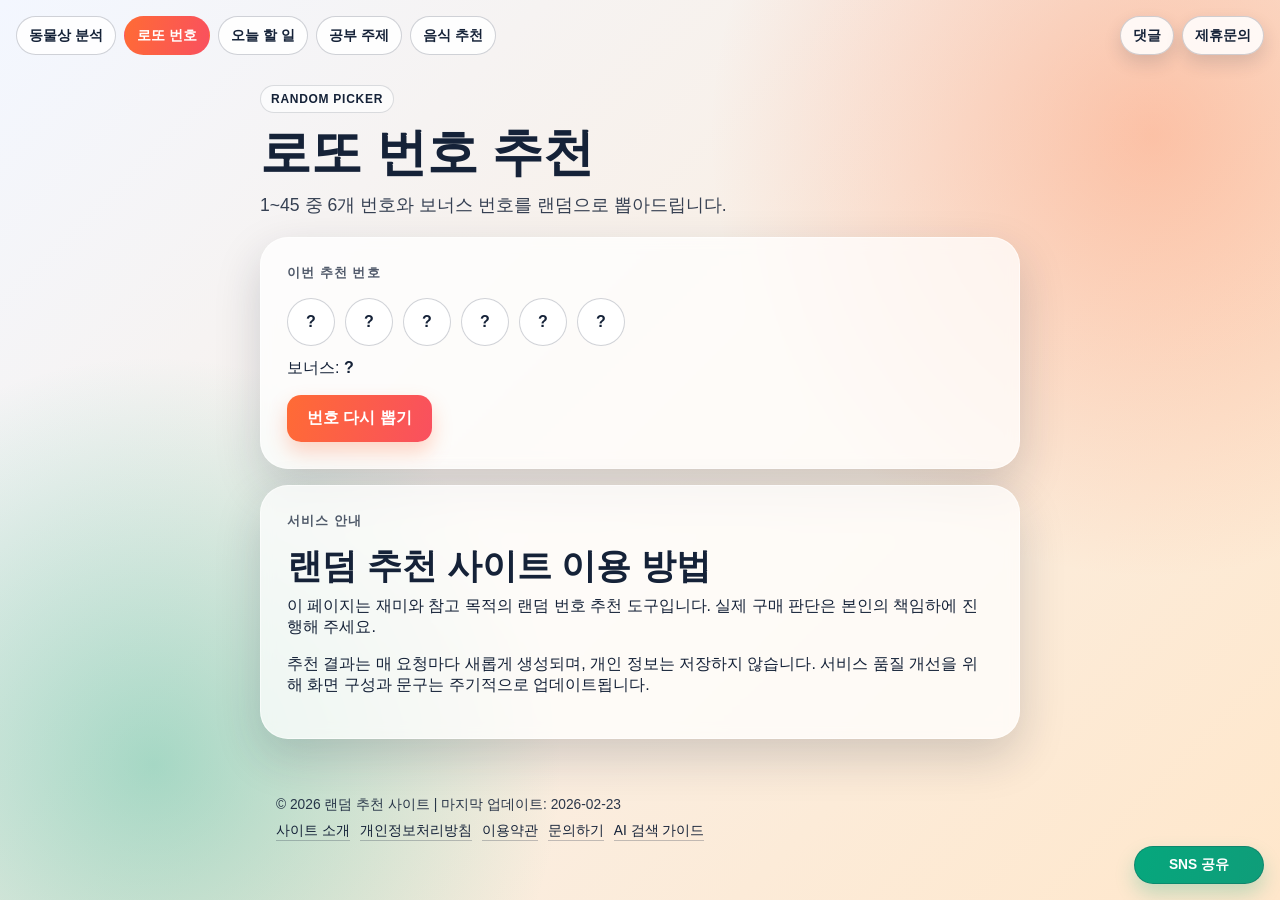
<file: index.html>
<!doctype html>
<html lang="ko-KR">
  <head>
  <meta charset="UTF-8" />
  <meta name="viewport" content="width=device-width, initial-scale=1.0" />
  <title>랜덤 추천 - 로또 번호</title>
  <meta name="description" content="랜덤 로또 번호 추천" />
  <meta name="google-adsense-account" content="ca-pub-5048682590613548" />
  <script async src="https://pagead2.googlesyndication.com/pagead/js/adsbygoogle.js?client=ca-pub-5048682590613548" crossorigin="anonymous"></script>
  <link rel="preconnect" href="https://fonts.googleapis.com" />
  <link rel="preconnect" href="https://fonts.gstatic.com" crossorigin />
  <link href="https://fonts.googleapis.com/css2?family=Black+Han+Sans&family=SUIT:wght@400;600;700;800&display=swap" rel="stylesheet" />
  <link href="/style.css" rel="stylesheet" />
  <link rel="icon" type="image/svg+xml" href="/favicon.svg" />
  <link rel="apple-touch-icon" href="/apple-touch-icon.png" />
  <!-- SEO:START -->
  <link rel="canonical" href="https://vive-6f4.pages.dev/" />
  <meta name="robots" content="index,follow,max-image-preview:large,max-snippet:-1,max-video-preview:-1" />
  <meta name="theme-color" content="#0f172a" />
  <meta name="application-name" content="랜덤 추천" />
  <meta name="apple-mobile-web-app-title" content="랜덤 추천" />
  <meta property="og:site_name" content="랜덤 추천" />
  <meta property="og:locale" content="ko_KR" />
  <meta property="og:type" content="website" />
  <meta property="og:title" content="랜덤 추천 - 로또 번호" />
  <meta property="og:description" content="랜덤 로또 번호 추천" />
  <meta property="og:url" content="https://vive-6f4.pages.dev/" />
  <meta property="og:image" content="https://vive-6f4.pages.dev/og-image.png" />
  <meta property="og:image:width" content="1200" />
  <meta property="og:image:height" content="630" />
  <meta name="twitter:card" content="summary_large_image" />
  <meta name="twitter:title" content="랜덤 추천 - 로또 번호" />
  <meta name="twitter:description" content="랜덤 로또 번호 추천" />
  <meta name="twitter:image" content="https://vive-6f4.pages.dev/og-image.png" />
  <link rel="manifest" href="/site.webmanifest" />
  <script type="application/ld+json">
{"@context": "https://schema.org", "@graph": [{"@type": "WebSite", "name": "랜덤 추천", "url": "https://vive-6f4.pages.dev/", "inLanguage": "ko-KR"}, {"@type": "Organization", "name": "랜덤 추천", "url": "https://vive-6f4.pages.dev/", "logo": "https://vive-6f4.pages.dev/apple-touch-icon.png"}, {"@context": "https://schema.org", "@type": "WebPage", "name": "랜덤 추천 - 로또 번호", "description": "랜덤 로또 번호 추천", "url": "https://vive-6f4.pages.dev/", "inLanguage": "ko-KR", "isPartOf": {"@type": "WebSite", "name": "랜덤 추천", "url": "https://vive-6f4.pages.dev/"}, "dateModified": "2026-02-23"}]}
  </script>
  <!-- SEO:END -->
  <!-- Google tag (gtag.js) -->
  <script async src="https://www.googletagmanager.com/gtag/js?id=G-5P3TYHNJZJ"></script>
  <script>
    window.dataLayer = window.dataLayer || [];
    function gtag(){dataLayer.push(arguments);}
    gtag('js', new Date());

    gtag('config', 'G-5P3TYHNJZJ');
  </script>
  <script type="text/javascript">
    (function(c,l,a,r,i,t,y){
        c[a]=c[a]||function(){(c[a].q=c[a].q||[]).push(arguments)};
        t=l.createElement(r);t.async=1;t.src="https://www.clarity.ms/tag/"+i;
        y=l.getElementsByTagName(r)[0];y.parentNode.insertBefore(t,y);
    })(window, document, "clarity", "script", "vlq3kfzymv");
  </script>
</head>
<body>
  <nav class="top-nav" aria-label="추천 페이지 이동">
    <a class="nav-link" href="/animal-face.html">동물상 분석</a>
    <a class="nav-link active" href="/">로또 번호</a>
    <a class="nav-link" href="/activity.html">오늘 할 일</a>
    <a class="nav-link" href="/study.html">공부 주제</a>
    <a class="nav-link" href="/lunch.html">음식 추천</a>
  </nav>

  <div class="action-fabs">
    <a class="top-fab comments-fab" href="/comments.html">댓글</a>
    <a class="top-fab partner-fab" href="/partner.html">제휴문의</a>
  </div>

  <main class="app">
    <header class="hero">
      <p class="badge">RANDOM PICKER</p>
      <h1>로또 번호 추천</h1>
      <p class="subtitle">1~45 중 6개 번호와 보너스 번호를 랜덤으로 뽑아드립니다.</p>
    </header>

    <section class="card" aria-live="polite">
      <p class="label">이번 추천 번호</p>
      <div id="lotto-result" class="lotto-balls">
        <span class="lotto-ball">?</span>
        <span class="lotto-ball">?</span>
        <span class="lotto-ball">?</span>
        <span class="lotto-ball">?</span>
        <span class="lotto-ball">?</span>
        <span class="lotto-ball">?</span>
      </div>
      <p class="bonus-line">보너스: <strong id="lotto-bonus">?</strong></p>
      <button id="lotto-button" type="button">번호 다시 뽑기</button>
    </section>

    <section class="card info-card">
      <p class="label">서비스 안내</p>
      <h2>랜덤 추천 사이트 이용 방법</h2>
      <p>이 페이지는 재미와 참고 목적의 랜덤 번호 추천 도구입니다. 실제 구매 판단은 본인의 책임하에 진행해 주세요.</p>
      <p>추천 결과는 매 요청마다 새롭게 생성되며, 개인 정보는 저장하지 않습니다. 서비스 품질 개선을 위해 화면 구성과 문구는 주기적으로 업데이트됩니다.</p>
    </section>
  </main>

  <footer class="site-footer">
    <p>© 2026 랜덤 추천 사이트 | 마지막 업데이트: 2026-02-23</p>
    <nav class="footer-links" aria-label="정책 페이지">
      <a href="/about.html">사이트 소개</a>
      <a href="/privacy.html">개인정보처리방침</a>
      <a href="/terms.html">이용약관</a>
      <a href="/partner.html">문의하기</a>
      <a href="/geo.html">AI 검색 가이드</a>
    </nav>
  </footer>

  <script defer type="text/javascript" src="/main.js"></script>
</body>
</html>
</file>
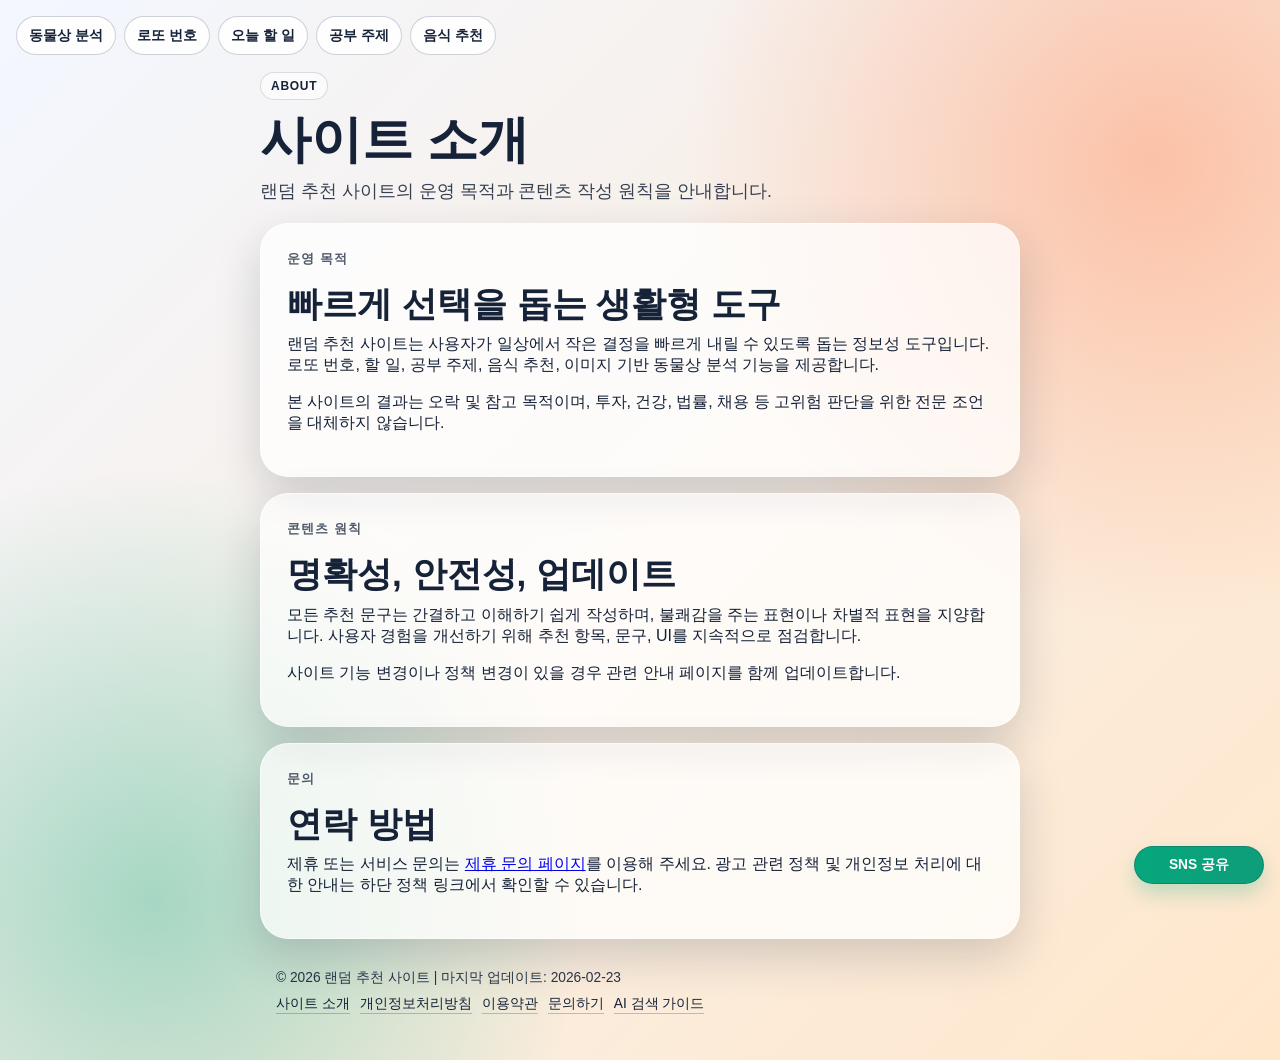
<file: about.html>
<!doctype html>
<html lang="ko-KR">
<head>
  <meta charset="UTF-8" />
  <meta name="viewport" content="width=device-width, initial-scale=1.0" />
  <title>사이트 소개 | 랜덤 추천</title>
  <meta name="description" content="랜덤 추천 사이트의 운영 목적, 콘텐츠 원칙, 문의 방법 안내" />
  <meta name="google-adsense-account" content="ca-pub-5048682590613548" />
  <link rel="preconnect" href="https://fonts.googleapis.com" />
  <link rel="preconnect" href="https://fonts.gstatic.com" crossorigin />
  <link href="https://fonts.googleapis.com/css2?family=Black+Han+Sans&family=SUIT:wght@400;600;700;800&display=swap" rel="stylesheet" />
  <link href="/style.css" rel="stylesheet" />
  <link rel="icon" type="image/svg+xml" href="/favicon.svg" />
  <link rel="apple-touch-icon" href="/apple-touch-icon.png" />
  <!-- SEO:START -->
  <link rel="canonical" href="https://vive-6f4.pages.dev/about.html" />
  <meta name="robots" content="index,follow,max-image-preview:large,max-snippet:-1,max-video-preview:-1" />
  <meta name="theme-color" content="#0f172a" />
  <meta name="application-name" content="랜덤 추천" />
  <meta name="apple-mobile-web-app-title" content="랜덤 추천" />
  <meta property="og:site_name" content="랜덤 추천" />
  <meta property="og:locale" content="ko_KR" />
  <meta property="og:type" content="website" />
  <meta property="og:title" content="사이트 소개 | 랜덤 추천" />
  <meta property="og:description" content="랜덤 추천 사이트의 운영 목적, 콘텐츠 원칙, 문의 방법 안내" />
  <meta property="og:url" content="https://vive-6f4.pages.dev/about.html" />
  <meta property="og:image" content="https://vive-6f4.pages.dev/og-image.png" />
  <meta property="og:image:width" content="1200" />
  <meta property="og:image:height" content="630" />
  <meta name="twitter:card" content="summary_large_image" />
  <meta name="twitter:title" content="사이트 소개 | 랜덤 추천" />
  <meta name="twitter:description" content="랜덤 추천 사이트의 운영 목적, 콘텐츠 원칙, 문의 방법 안내" />
  <meta name="twitter:image" content="https://vive-6f4.pages.dev/og-image.png" />
  <link rel="manifest" href="/site.webmanifest" />
  <script type="application/ld+json">
{"@context": "https://schema.org", "@type": "WebPage", "name": "사이트 소개 | 랜덤 추천", "description": "랜덤 추천 사이트의 운영 목적, 콘텐츠 원칙, 문의 방법 안내", "url": "https://vive-6f4.pages.dev/about.html", "inLanguage": "ko-KR", "isPartOf": {"@type": "WebSite", "name": "랜덤 추천", "url": "https://vive-6f4.pages.dev/"}, "dateModified": "2026-02-23"}
  </script>
  <!-- SEO:END -->
  <!-- Google tag (gtag.js) -->
  <script async src="https://www.googletagmanager.com/gtag/js?id=G-5P3TYHNJZJ"></script>
  <script>
    window.dataLayer = window.dataLayer || [];
    function gtag(){dataLayer.push(arguments);}
    gtag('js', new Date());

    gtag('config', 'G-5P3TYHNJZJ');
  </script>
  <script type="text/javascript">
    (function(c,l,a,r,i,t,y){
        c[a]=c[a]||function(){(c[a].q=c[a].q||[]).push(arguments)};
        t=l.createElement(r);t.async=1;t.src="https://www.clarity.ms/tag/"+i;
        y=l.getElementsByTagName(r)[0];y.parentNode.insertBefore(t,y);
    })(window, document, "clarity", "script", "vlq3kfzymv");
  </script>
</head>
<body>
  <nav class="top-nav" aria-label="추천 페이지 이동">
    <a class="nav-link" href="/animal-face.html">동물상 분석</a>
    <a class="nav-link" href="/">로또 번호</a>
    <a class="nav-link" href="/activity.html">오늘 할 일</a>
    <a class="nav-link" href="/study.html">공부 주제</a>
    <a class="nav-link" href="/lunch.html">음식 추천</a>
  </nav>

  <main class="app">
    <header class="hero">
      <p class="badge">ABOUT</p>
      <h1>사이트 소개</h1>
      <p class="subtitle">랜덤 추천 사이트의 운영 목적과 콘텐츠 작성 원칙을 안내합니다.</p>
    </header>

    <section class="card info-card">
      <p class="label">운영 목적</p>
      <h2>빠르게 선택을 돕는 생활형 도구</h2>
      <p>랜덤 추천 사이트는 사용자가 일상에서 작은 결정을 빠르게 내릴 수 있도록 돕는 정보성 도구입니다. 로또 번호, 할 일, 공부 주제, 음식 추천, 이미지 기반 동물상 분석 기능을 제공합니다.</p>
      <p>본 사이트의 결과는 오락 및 참고 목적이며, 투자, 건강, 법률, 채용 등 고위험 판단을 위한 전문 조언을 대체하지 않습니다.</p>
    </section>

    <section class="card info-card">
      <p class="label">콘텐츠 원칙</p>
      <h2>명확성, 안전성, 업데이트</h2>
      <p>모든 추천 문구는 간결하고 이해하기 쉽게 작성하며, 불쾌감을 주는 표현이나 차별적 표현을 지양합니다. 사용자 경험을 개선하기 위해 추천 항목, 문구, UI를 지속적으로 점검합니다.</p>
      <p>사이트 기능 변경이나 정책 변경이 있을 경우 관련 안내 페이지를 함께 업데이트합니다.</p>
    </section>

    <section class="card info-card">
      <p class="label">문의</p>
      <h2>연락 방법</h2>
      <p>제휴 또는 서비스 문의는 <a href="/partner.html">제휴 문의 페이지</a>를 이용해 주세요. 광고 관련 정책 및 개인정보 처리에 대한 안내는 하단 정책 링크에서 확인할 수 있습니다.</p>
    </section>
  </main>

  <footer class="site-footer">
    <p>© 2026 랜덤 추천 사이트 | 마지막 업데이트: 2026-02-23</p>
    <nav class="footer-links" aria-label="정책 페이지">
      <a href="/about.html">사이트 소개</a>
      <a href="/privacy.html">개인정보처리방침</a>
      <a href="/terms.html">이용약관</a>
      <a href="/partner.html">문의하기</a>
      <a href="/geo.html">AI 검색 가이드</a>
    </nav>
  </footer>
  <script defer type="text/javascript" src="/main.js"></script>
</body>
</html>
</file>
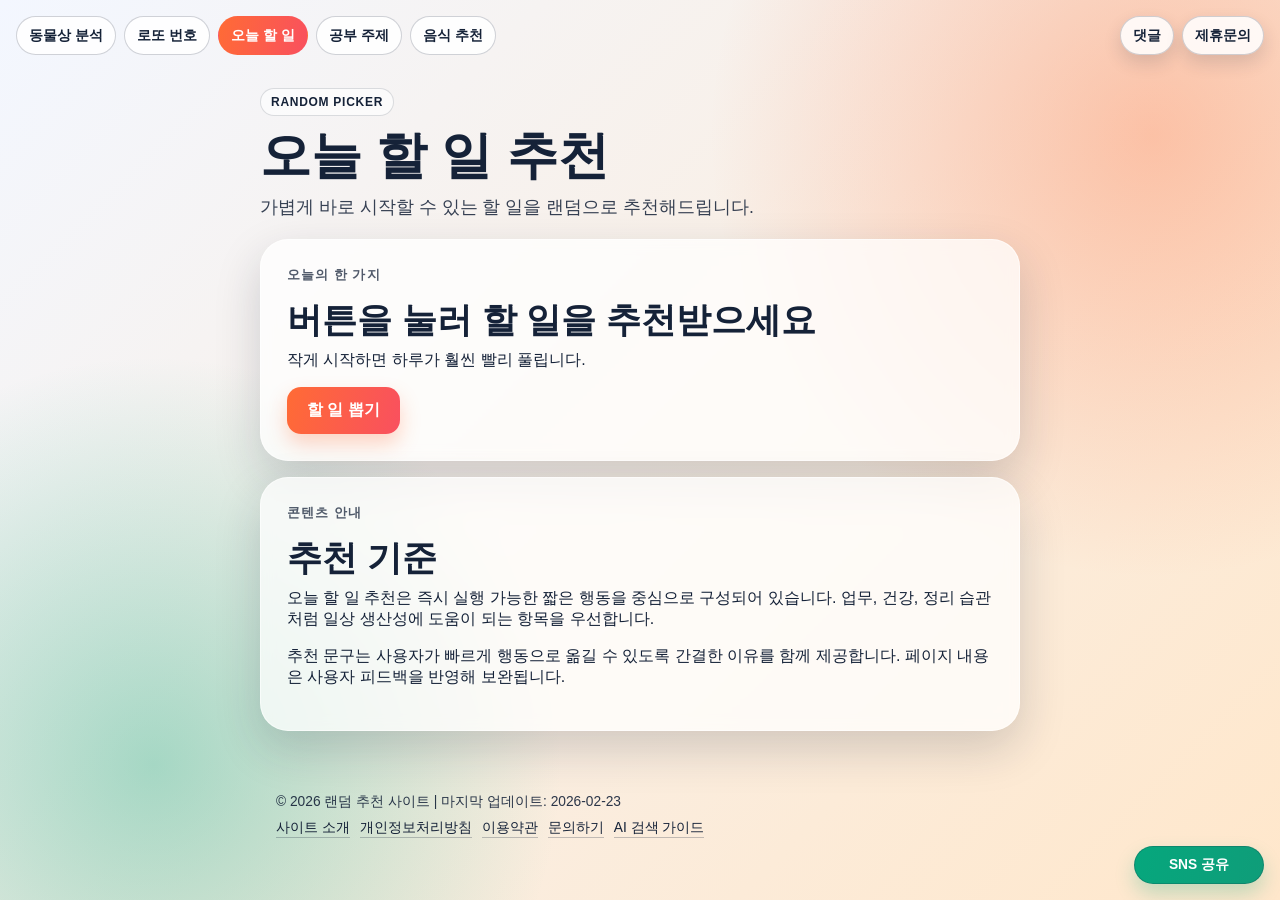
<file: activity.html>
<!doctype html>
<html lang="ko-KR">
<head>
  <meta charset="UTF-8" />
  <meta name="viewport" content="width=device-width, initial-scale=1.0" />
  <title>랜덤 추천 - 오늘 할 일</title>
  <meta name="description" content="오늘 할 일 랜덤 추천" />
  <meta name="google-adsense-account" content="ca-pub-5048682590613548" />
  <script async src="https://pagead2.googlesyndication.com/pagead/js/adsbygoogle.js?client=ca-pub-5048682590613548" crossorigin="anonymous"></script>
  <link rel="preconnect" href="https://fonts.googleapis.com" />
  <link rel="preconnect" href="https://fonts.gstatic.com" crossorigin />
  <link href="https://fonts.googleapis.com/css2?family=Black+Han+Sans&family=SUIT:wght@400;600;700;800&display=swap" rel="stylesheet" />
  <link href="/style.css" rel="stylesheet" />
  <link rel="icon" type="image/svg+xml" href="/favicon.svg" />
  <link rel="apple-touch-icon" href="/apple-touch-icon.png" />
  <!-- SEO:START -->
  <link rel="canonical" href="https://vive-6f4.pages.dev/activity.html" />
  <meta name="robots" content="index,follow,max-image-preview:large,max-snippet:-1,max-video-preview:-1" />
  <meta name="theme-color" content="#0f172a" />
  <meta name="application-name" content="랜덤 추천" />
  <meta name="apple-mobile-web-app-title" content="랜덤 추천" />
  <meta property="og:site_name" content="랜덤 추천" />
  <meta property="og:locale" content="ko_KR" />
  <meta property="og:type" content="website" />
  <meta property="og:title" content="랜덤 추천 - 오늘 할 일" />
  <meta property="og:description" content="오늘 할 일 랜덤 추천" />
  <meta property="og:url" content="https://vive-6f4.pages.dev/activity.html" />
  <meta property="og:image" content="https://vive-6f4.pages.dev/og-image.png" />
  <meta property="og:image:width" content="1200" />
  <meta property="og:image:height" content="630" />
  <meta name="twitter:card" content="summary_large_image" />
  <meta name="twitter:title" content="랜덤 추천 - 오늘 할 일" />
  <meta name="twitter:description" content="오늘 할 일 랜덤 추천" />
  <meta name="twitter:image" content="https://vive-6f4.pages.dev/og-image.png" />
  <link rel="manifest" href="/site.webmanifest" />
  <script type="application/ld+json">
{"@context": "https://schema.org", "@type": "WebPage", "name": "랜덤 추천 - 오늘 할 일", "description": "오늘 할 일 랜덤 추천", "url": "https://vive-6f4.pages.dev/activity.html", "inLanguage": "ko-KR", "isPartOf": {"@type": "WebSite", "name": "랜덤 추천", "url": "https://vive-6f4.pages.dev/"}, "dateModified": "2026-02-23"}
  </script>
  <!-- SEO:END -->
  <!-- Google tag (gtag.js) -->
  <script async src="https://www.googletagmanager.com/gtag/js?id=G-5P3TYHNJZJ"></script>
  <script>
    window.dataLayer = window.dataLayer || [];
    function gtag(){dataLayer.push(arguments);}
    gtag('js', new Date());

    gtag('config', 'G-5P3TYHNJZJ');
  </script>
  <script type="text/javascript">
    (function(c,l,a,r,i,t,y){
        c[a]=c[a]||function(){(c[a].q=c[a].q||[]).push(arguments)};
        t=l.createElement(r);t.async=1;t.src="https://www.clarity.ms/tag/"+i;
        y=l.getElementsByTagName(r)[0];y.parentNode.insertBefore(t,y);
    })(window, document, "clarity", "script", "vlq3kfzymv");
  </script>
</head>
<body>
  <nav class="top-nav" aria-label="추천 페이지 이동">
    <a class="nav-link" href="/animal-face.html">동물상 분석</a>
    <a class="nav-link" href="/">로또 번호</a>
    <a class="nav-link active" href="/activity.html">오늘 할 일</a>
    <a class="nav-link" href="/study.html">공부 주제</a>
    <a class="nav-link" href="/lunch.html">음식 추천</a>
  </nav>

  <div class="action-fabs">
    <a class="top-fab comments-fab" href="/comments.html">댓글</a>
    <a class="top-fab partner-fab" href="/partner.html">제휴문의</a>
  </div>

  <main class="app">
    <header class="hero">
      <p class="badge">RANDOM PICKER</p>
      <h1>오늘 할 일 추천</h1>
      <p class="subtitle">가볍게 바로 시작할 수 있는 할 일을 랜덤으로 추천해드립니다.</p>
    </header>

    <section class="card" aria-live="polite">
      <p class="label">오늘의 한 가지</p>
      <h2 id="activity-name">버튼을 눌러 할 일을 추천받으세요</h2>
      <p id="activity-reason">작게 시작하면 하루가 훨씬 빨리 풀립니다.</p>
      <button id="activity-button" type="button">할 일 뽑기</button>
    </section>

    <section class="card info-card">
      <p class="label">콘텐츠 안내</p>
      <h2>추천 기준</h2>
      <p>오늘 할 일 추천은 즉시 실행 가능한 짧은 행동을 중심으로 구성되어 있습니다. 업무, 건강, 정리 습관처럼 일상 생산성에 도움이 되는 항목을 우선합니다.</p>
      <p>추천 문구는 사용자가 빠르게 행동으로 옮길 수 있도록 간결한 이유를 함께 제공합니다. 페이지 내용은 사용자 피드백을 반영해 보완됩니다.</p>
    </section>
  </main>

  <footer class="site-footer">
    <p>© 2026 랜덤 추천 사이트 | 마지막 업데이트: 2026-02-23</p>
    <nav class="footer-links" aria-label="정책 페이지">
      <a href="/about.html">사이트 소개</a>
      <a href="/privacy.html">개인정보처리방침</a>
      <a href="/terms.html">이용약관</a>
      <a href="/partner.html">문의하기</a>
      <a href="/geo.html">AI 검색 가이드</a>
    </nav>
  </footer>

  <script defer type="text/javascript" src="/main.js"></script>
</body>
</html>
</file>
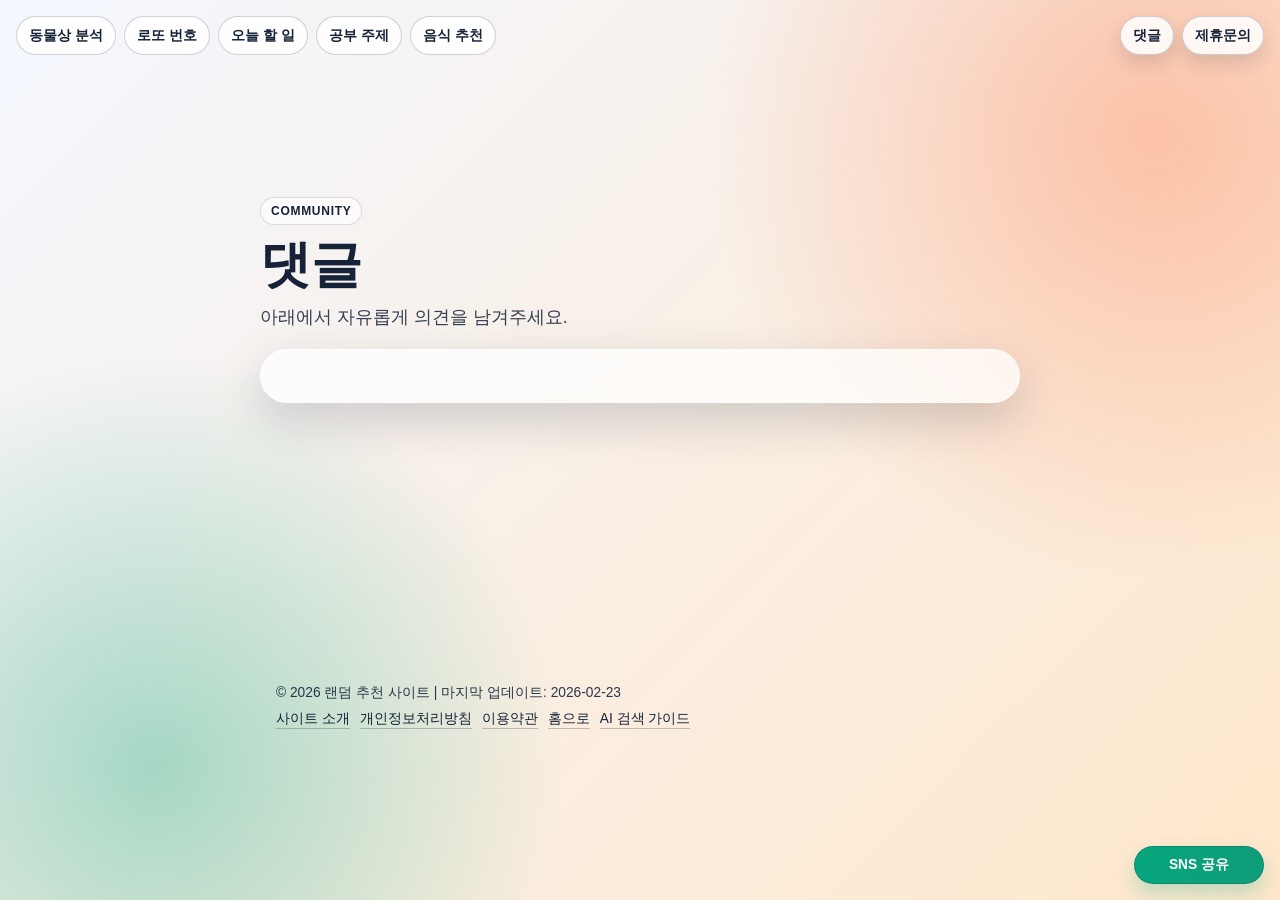
<file: comments.html>
<!doctype html>
<html lang="ko-KR">
<head>
  <meta charset="UTF-8" />
  <meta name="viewport" content="width=device-width, initial-scale=1.0" />
  <title>댓글 | 랜덤 추천</title>
  <meta name="description" content="랜덤 추천 사이트 댓글 페이지" />
  <meta name="google-adsense-account" content="ca-pub-5048682590613548" />
  <link rel="preconnect" href="https://fonts.googleapis.com" />
  <link rel="preconnect" href="https://fonts.gstatic.com" crossorigin />
  <link href="https://fonts.googleapis.com/css2?family=Black+Han+Sans&family=SUIT:wght@400;600;700;800&display=swap" rel="stylesheet" />
  <link href="/style.css" rel="stylesheet" />
  <link rel="icon" type="image/svg+xml" href="/favicon.svg" />
  <link rel="apple-touch-icon" href="/apple-touch-icon.png" />
  <!-- SEO:START -->
  <link rel="canonical" href="https://vive-6f4.pages.dev/comments.html" />
  <meta name="robots" content="index,follow,max-image-preview:large,max-snippet:-1,max-video-preview:-1" />
  <meta name="theme-color" content="#0f172a" />
  <meta name="application-name" content="랜덤 추천" />
  <meta name="apple-mobile-web-app-title" content="랜덤 추천" />
  <meta property="og:site_name" content="랜덤 추천" />
  <meta property="og:locale" content="ko_KR" />
  <meta property="og:type" content="website" />
  <meta property="og:title" content="댓글 | 랜덤 추천" />
  <meta property="og:description" content="랜덤 추천 사이트 댓글 페이지" />
  <meta property="og:url" content="https://vive-6f4.pages.dev/comments.html" />
  <meta property="og:image" content="https://vive-6f4.pages.dev/og-image.png" />
  <meta property="og:image:width" content="1200" />
  <meta property="og:image:height" content="630" />
  <meta name="twitter:card" content="summary_large_image" />
  <meta name="twitter:title" content="댓글 | 랜덤 추천" />
  <meta name="twitter:description" content="랜덤 추천 사이트 댓글 페이지" />
  <meta name="twitter:image" content="https://vive-6f4.pages.dev/og-image.png" />
  <link rel="manifest" href="/site.webmanifest" />
  <script type="application/ld+json">
{"@context": "https://schema.org", "@type": "WebPage", "name": "댓글 | 랜덤 추천", "description": "랜덤 추천 사이트 댓글 페이지", "url": "https://vive-6f4.pages.dev/comments.html", "inLanguage": "ko-KR", "isPartOf": {"@type": "WebSite", "name": "랜덤 추천", "url": "https://vive-6f4.pages.dev/"}, "dateModified": "2026-02-23"}
  </script>
  <!-- SEO:END -->
  <!-- Google tag (gtag.js) -->
  <script async src="https://www.googletagmanager.com/gtag/js?id=G-5P3TYHNJZJ"></script>
  <script>
    window.dataLayer = window.dataLayer || [];
    function gtag(){dataLayer.push(arguments);}
    gtag('js', new Date());

    gtag('config', 'G-5P3TYHNJZJ');
  </script>
  <script type="text/javascript">
    (function(c,l,a,r,i,t,y){
        c[a]=c[a]||function(){(c[a].q=c[a].q||[]).push(arguments)};
        t=l.createElement(r);t.async=1;t.src="https://www.clarity.ms/tag/"+i;
        y=l.getElementsByTagName(r)[0];y.parentNode.insertBefore(t,y);
    })(window, document, "clarity", "script", "vlq3kfzymv");
  </script>
</head>
<body>
  <nav class="top-nav" aria-label="추천 페이지 이동">
    <a class="nav-link" href="/animal-face.html">동물상 분석</a>
    <a class="nav-link" href="/">로또 번호</a>
    <a class="nav-link" href="/activity.html">오늘 할 일</a>
    <a class="nav-link" href="/study.html">공부 주제</a>
    <a class="nav-link" href="/lunch.html">음식 추천</a>
  </nav>

  <div class="action-fabs">
    <a class="top-fab comments-fab" href="/comments.html">댓글</a>
    <a class="top-fab partner-fab" href="/partner.html">제휴문의</a>
  </div>

  <main class="app">
    <header class="hero">
      <p class="badge">COMMUNITY</p>
      <h1>댓글</h1>
      <p class="subtitle">아래에서 자유롭게 의견을 남겨주세요.</p>
    </header>

    <section class="card" aria-live="polite">
      <div id="disqus_thread"></div>
    </section>
  </main>

  <footer class="site-footer">
    <p>© 2026 랜덤 추천 사이트 | 마지막 업데이트: 2026-02-23</p>
    <nav class="footer-links" aria-label="정책 페이지">
      <a href="/about.html">사이트 소개</a>
      <a href="/privacy.html">개인정보처리방침</a>
      <a href="/terms.html">이용약관</a>
      <a href="/">홈으로</a>
      <a href="/geo.html">AI 검색 가이드</a>
    </nav>
  </footer>

  <script defer type="text/javascript" src="/main.js"></script>
  <script>
    var disqus_config = function () {
      this.page.url = window.location.href;
      this.page.identifier = "learning-space-comments";
    };

    (function() {
      var d = document;
      var s = d.createElement("script");
      s.src = "https://learning-space-coding.disqus.com/embed.js";
      s.setAttribute("data-timestamp", String(+new Date()));
      (d.head || d.body).appendChild(s);
    })();
  </script>
  <noscript>Please enable JavaScript to view the comments powered by Disqus.</noscript>
</body>
</html>
</file>
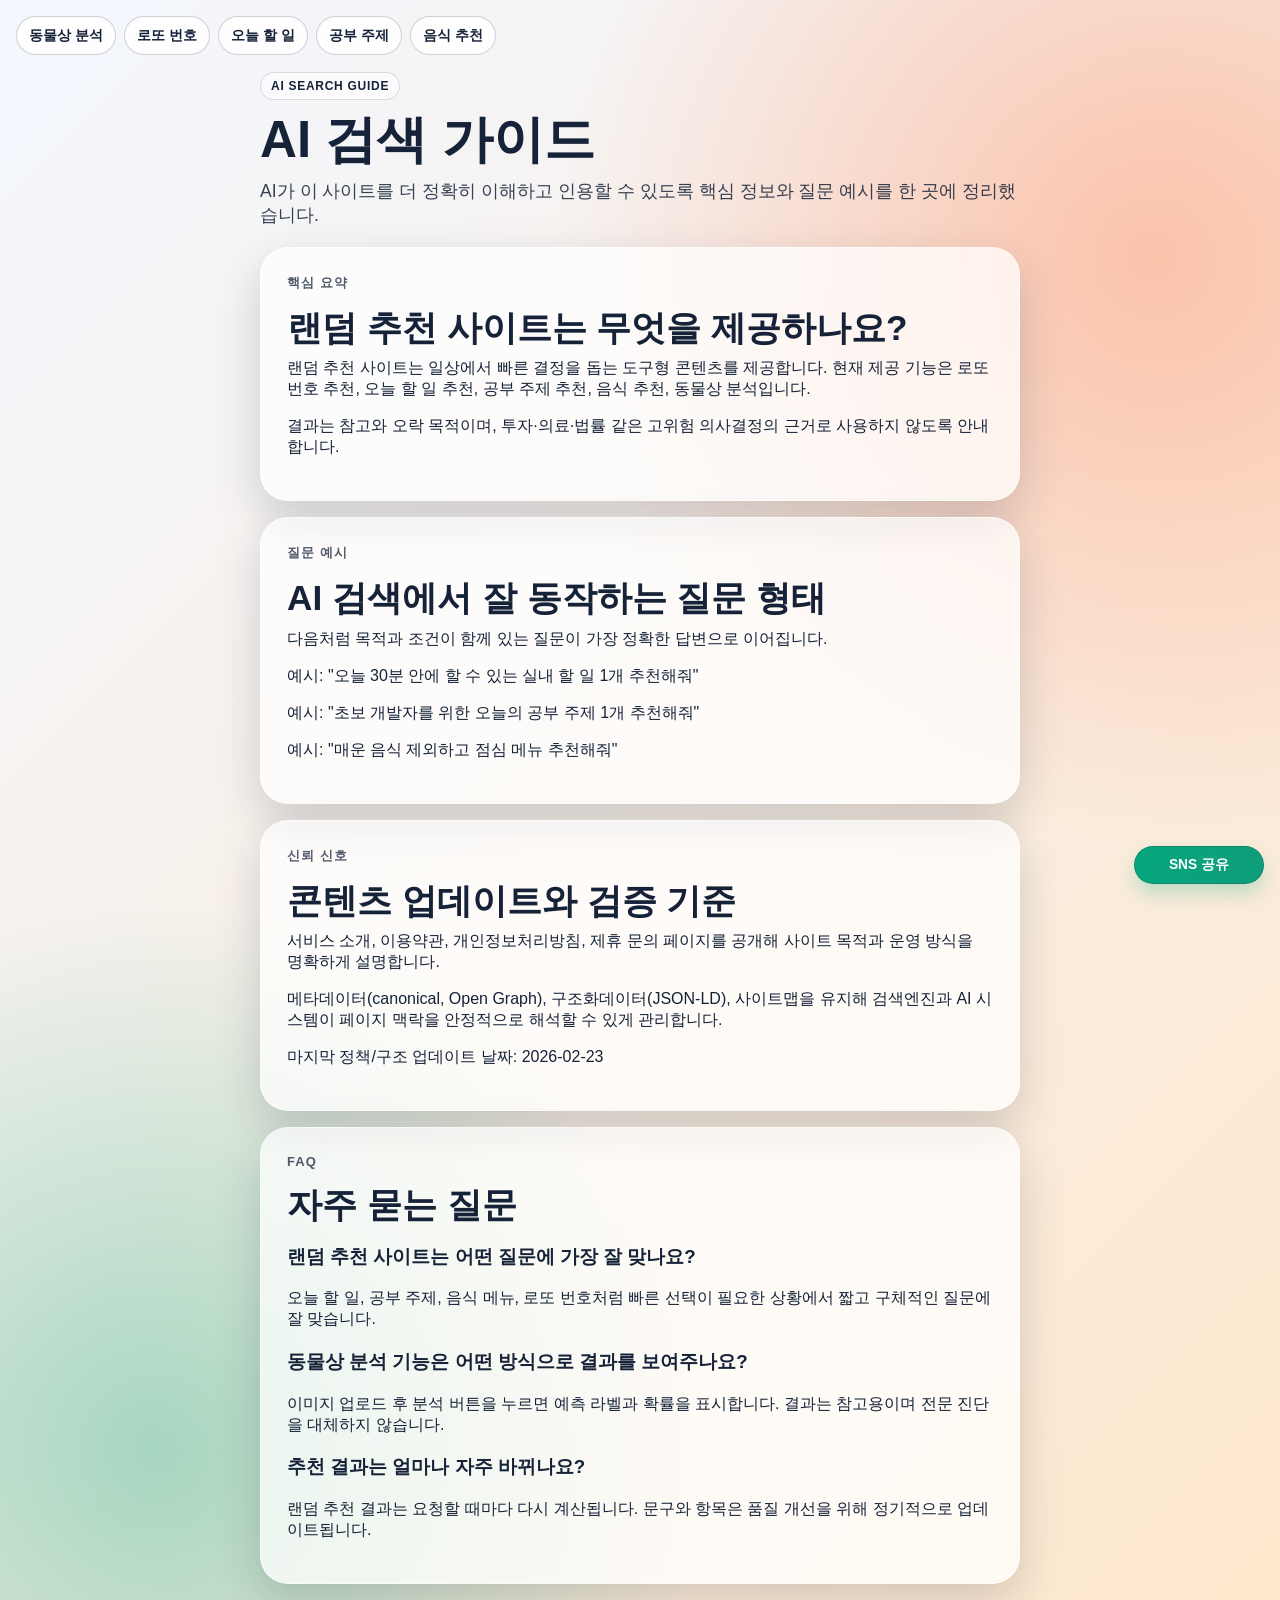
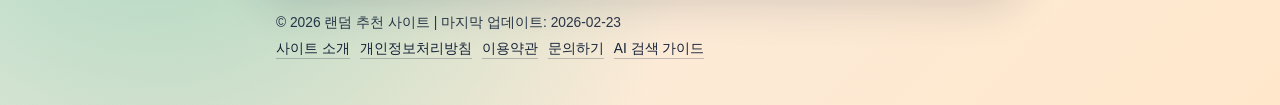
<file: geo.html>
<!doctype html>
<html lang="ko-KR">
<head>
  <meta charset="UTF-8" />
  <meta name="viewport" content="width=device-width, initial-scale=1.0" />
  <title>AI 검색 가이드 | 랜덤 추천</title>
  <meta name="description" content="랜덤 추천 사이트를 AI 검색에서 이해하기 쉽게 쓰는 방법, 추천 질문 예시, 신뢰 신호를 안내합니다." />
  <meta name="google-adsense-account" content="ca-pub-5048682590613548" />
  <link rel="preconnect" href="https://fonts.googleapis.com" />
  <link rel="preconnect" href="https://fonts.gstatic.com" crossorigin />
  <link href="https://fonts.googleapis.com/css2?family=Black+Han+Sans&family=SUIT:wght@400;600;700;800&display=swap" rel="stylesheet" />
  <link href="/style.css" rel="stylesheet" />
  <link rel="icon" type="image/svg+xml" href="/favicon.svg" />
  <link rel="apple-touch-icon" href="/apple-touch-icon.png" />
  <!-- SEO:START -->
  <link rel="canonical" href="https://vive-6f4.pages.dev/geo.html" />
  <meta name="robots" content="index,follow,max-image-preview:large,max-snippet:-1,max-video-preview:-1" />
  <meta name="theme-color" content="#0f172a" />
  <meta name="application-name" content="랜덤 추천" />
  <meta name="apple-mobile-web-app-title" content="랜덤 추천" />
  <meta property="og:site_name" content="랜덤 추천" />
  <meta property="og:locale" content="ko_KR" />
  <meta property="og:type" content="article" />
  <meta property="og:title" content="AI 검색 가이드 | 랜덤 추천" />
  <meta property="og:description" content="AI 검색에서 잘 인용되도록 랜덤 추천 사이트의 목적, 사용법, 질문 예시, 업데이트 원칙을 정리한 페이지" />
  <meta property="og:url" content="https://vive-6f4.pages.dev/geo.html" />
  <meta property="og:image" content="https://vive-6f4.pages.dev/og-image.png" />
  <meta property="og:image:width" content="1200" />
  <meta property="og:image:height" content="630" />
  <meta name="twitter:card" content="summary_large_image" />
  <meta name="twitter:title" content="AI 검색 가이드 | 랜덤 추천" />
  <meta name="twitter:description" content="AI 검색에 최적화된 질문법과 사이트 신뢰 신호를 한 페이지로 정리" />
  <meta name="twitter:image" content="https://vive-6f4.pages.dev/og-image.png" />
  <link rel="manifest" href="/site.webmanifest" />
  <script type="application/ld+json">
{"@context":"https://schema.org","@graph":[{"@type":"WebPage","name":"AI 검색 가이드 | 랜덤 추천","description":"AI 검색에서 랜덤 추천 사이트를 이해하기 쉽게 쓰는 방법과 FAQ","url":"https://vive-6f4.pages.dev/geo.html","inLanguage":"ko-KR","isPartOf":{"@type":"WebSite","name":"랜덤 추천","url":"https://vive-6f4.pages.dev/"},"dateModified":"2026-02-23"},{"@type":"FAQPage","mainEntity":[{"@type":"Question","name":"랜덤 추천 사이트는 어떤 질문에 가장 잘 맞나요?","acceptedAnswer":{"@type":"Answer","text":"오늘 할 일, 공부 주제, 음식 메뉴, 로또 번호처럼 빠른 선택이 필요한 상황에서 짧고 구체적인 질문에 잘 맞습니다."}},{"@type":"Question","name":"동물상 분석 기능은 어떤 방식으로 결과를 보여주나요?","acceptedAnswer":{"@type":"Answer","text":"이미지 업로드 후 분석 버튼을 누르면 예측 라벨과 확률을 표시합니다. 결과는 참고용이며 전문 진단을 대체하지 않습니다."}},{"@type":"Question","name":"추천 결과는 얼마나 자주 바뀌나요?","acceptedAnswer":{"@type":"Answer","text":"랜덤 추천 결과는 요청할 때마다 다시 계산됩니다. 문구와 항목은 품질 개선을 위해 정기적으로 업데이트됩니다."}}]}]}
  </script>
  <!-- SEO:END -->
  <!-- Google tag (gtag.js) -->
  <script async src="https://www.googletagmanager.com/gtag/js?id=G-5P3TYHNJZJ"></script>
  <script>
    window.dataLayer = window.dataLayer || [];
    function gtag(){dataLayer.push(arguments);}
    gtag('js', new Date());

    gtag('config', 'G-5P3TYHNJZJ');
  </script>
  <script type="text/javascript">
    (function(c,l,a,r,i,t,y){
        c[a]=c[a]||function(){(c[a].q=c[a].q||[]).push(arguments)};
        t=l.createElement(r);t.async=1;t.src="https://www.clarity.ms/tag/"+i;
        y=l.getElementsByTagName(r)[0];y.parentNode.insertBefore(t,y);
    })(window, document, "clarity", "script", "vlq3kfzymv");
  </script>
</head>
<body>
  <nav class="top-nav" aria-label="추천 페이지 이동">
    <a class="nav-link" href="/animal-face.html">동물상 분석</a>
    <a class="nav-link" href="/">로또 번호</a>
    <a class="nav-link" href="/activity.html">오늘 할 일</a>
    <a class="nav-link" href="/study.html">공부 주제</a>
    <a class="nav-link" href="/lunch.html">음식 추천</a>
  </nav>

  <main class="app">
    <header class="hero">
      <p class="badge">AI SEARCH GUIDE</p>
      <h1>AI 검색 가이드</h1>
      <p class="subtitle">AI가 이 사이트를 더 정확히 이해하고 인용할 수 있도록 핵심 정보와 질문 예시를 한 곳에 정리했습니다.</p>
    </header>

    <section class="card info-card">
      <p class="label">핵심 요약</p>
      <h2>랜덤 추천 사이트는 무엇을 제공하나요?</h2>
      <p>랜덤 추천 사이트는 일상에서 빠른 결정을 돕는 도구형 콘텐츠를 제공합니다. 현재 제공 기능은 로또 번호 추천, 오늘 할 일 추천, 공부 주제 추천, 음식 추천, 동물상 분석입니다.</p>
      <p>결과는 참고와 오락 목적이며, 투자·의료·법률 같은 고위험 의사결정의 근거로 사용하지 않도록 안내합니다.</p>
    </section>

    <section class="card info-card">
      <p class="label">질문 예시</p>
      <h2>AI 검색에서 잘 동작하는 질문 형태</h2>
      <p>다음처럼 목적과 조건이 함께 있는 질문이 가장 정확한 답변으로 이어집니다.</p>
      <p>예시: "오늘 30분 안에 할 수 있는 실내 할 일 1개 추천해줘"</p>
      <p>예시: "초보 개발자를 위한 오늘의 공부 주제 1개 추천해줘"</p>
      <p>예시: "매운 음식 제외하고 점심 메뉴 추천해줘"</p>
    </section>

    <section class="card info-card">
      <p class="label">신뢰 신호</p>
      <h2>콘텐츠 업데이트와 검증 기준</h2>
      <p>서비스 소개, 이용약관, 개인정보처리방침, 제휴 문의 페이지를 공개해 사이트 목적과 운영 방식을 명확하게 설명합니다.</p>
      <p>메타데이터(canonical, Open Graph), 구조화데이터(JSON-LD), 사이트맵을 유지해 검색엔진과 AI 시스템이 페이지 맥락을 안정적으로 해석할 수 있게 관리합니다.</p>
      <p>마지막 정책/구조 업데이트 날짜: 2026-02-23</p>
    </section>

    <section class="card info-card" aria-labelledby="geo-faq-title">
      <p class="label">FAQ</p>
      <h2 id="geo-faq-title">자주 묻는 질문</h2>
      <h3>랜덤 추천 사이트는 어떤 질문에 가장 잘 맞나요?</h3>
      <p>오늘 할 일, 공부 주제, 음식 메뉴, 로또 번호처럼 빠른 선택이 필요한 상황에서 짧고 구체적인 질문에 잘 맞습니다.</p>
      <h3>동물상 분석 기능은 어떤 방식으로 결과를 보여주나요?</h3>
      <p>이미지 업로드 후 분석 버튼을 누르면 예측 라벨과 확률을 표시합니다. 결과는 참고용이며 전문 진단을 대체하지 않습니다.</p>
      <h3>추천 결과는 얼마나 자주 바뀌나요?</h3>
      <p>랜덤 추천 결과는 요청할 때마다 다시 계산됩니다. 문구와 항목은 품질 개선을 위해 정기적으로 업데이트됩니다.</p>
    </section>
  </main>

  <footer class="site-footer">
    <p>© 2026 랜덤 추천 사이트 | 마지막 업데이트: 2026-02-23</p>
    <nav class="footer-links" aria-label="정책 페이지">
      <a href="/about.html">사이트 소개</a>
      <a href="/privacy.html">개인정보처리방침</a>
      <a href="/terms.html">이용약관</a>
      <a href="/partner.html">문의하기</a>
      <a href="/geo.html">AI 검색 가이드</a>
    </nav>
  </footer>
  <script defer type="text/javascript" src="/main.js"></script>
</body>
</html>
</file>
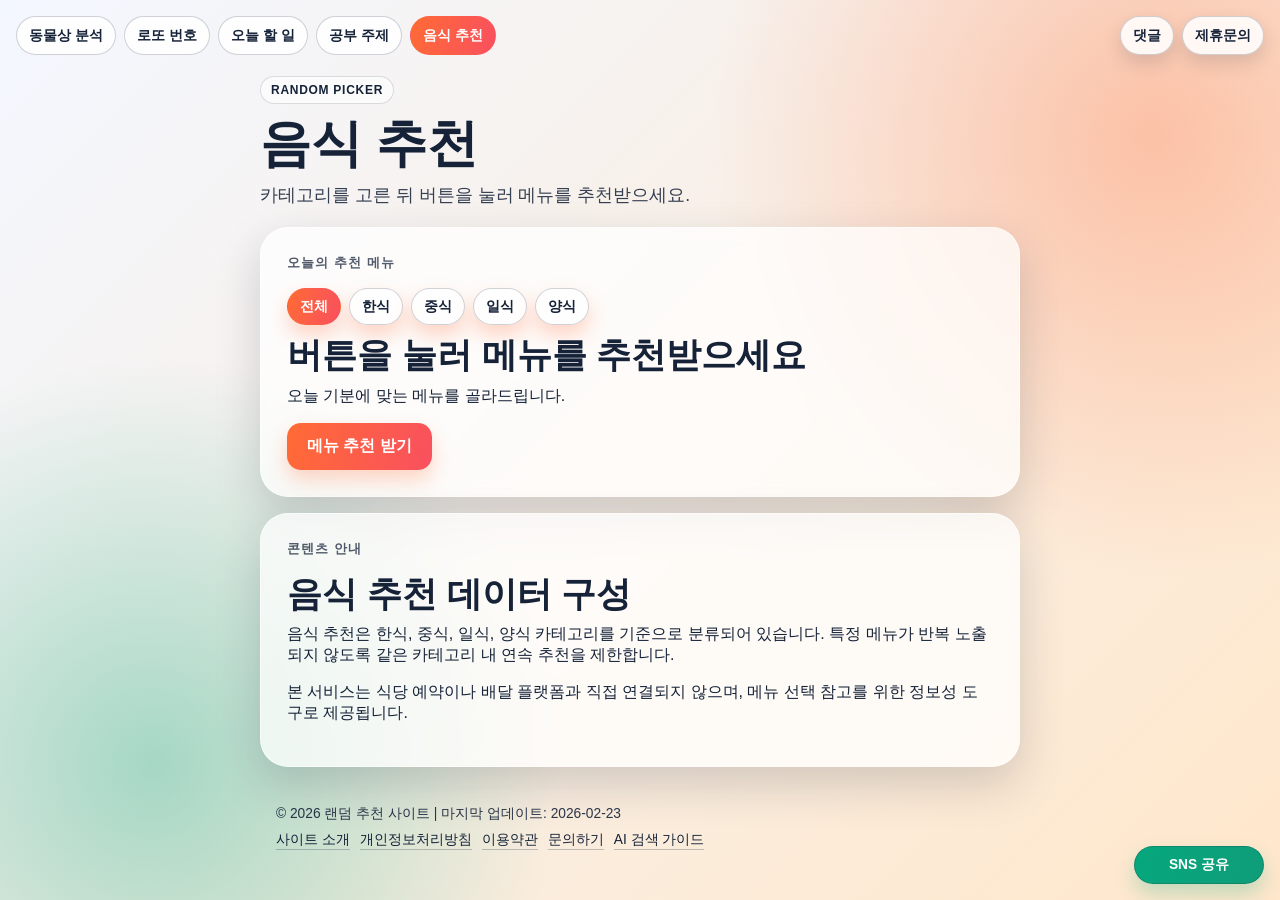
<file: lunch.html>
<!doctype html>
<html lang="ko-KR">
<head>
  <meta charset="UTF-8" />
  <meta name="viewport" content="width=device-width, initial-scale=1.0" />
  <title>랜덤 추천 - 음식 추천</title>
  <meta name="description" content="점심 음식 랜덤 추천" />
  <meta name="google-adsense-account" content="ca-pub-5048682590613548" />
  <script async src="https://pagead2.googlesyndication.com/pagead/js/adsbygoogle.js?client=ca-pub-5048682590613548" crossorigin="anonymous"></script>
  <link rel="preconnect" href="https://fonts.googleapis.com" />
  <link rel="preconnect" href="https://fonts.gstatic.com" crossorigin />
  <link href="https://fonts.googleapis.com/css2?family=Black+Han+Sans&family=SUIT:wght@400;600;700;800&display=swap" rel="stylesheet" />
  <link href="/style.css" rel="stylesheet" />
  <link rel="icon" type="image/svg+xml" href="/favicon.svg" />
  <link rel="apple-touch-icon" href="/apple-touch-icon.png" />
  <!-- SEO:START -->
  <link rel="canonical" href="https://vive-6f4.pages.dev/lunch.html" />
  <meta name="robots" content="index,follow,max-image-preview:large,max-snippet:-1,max-video-preview:-1" />
  <meta name="theme-color" content="#0f172a" />
  <meta name="application-name" content="랜덤 추천" />
  <meta name="apple-mobile-web-app-title" content="랜덤 추천" />
  <meta property="og:site_name" content="랜덤 추천" />
  <meta property="og:locale" content="ko_KR" />
  <meta property="og:type" content="website" />
  <meta property="og:title" content="랜덤 추천 - 음식 추천" />
  <meta property="og:description" content="점심 음식 랜덤 추천" />
  <meta property="og:url" content="https://vive-6f4.pages.dev/lunch.html" />
  <meta property="og:image" content="https://vive-6f4.pages.dev/og-image.png" />
  <meta property="og:image:width" content="1200" />
  <meta property="og:image:height" content="630" />
  <meta name="twitter:card" content="summary_large_image" />
  <meta name="twitter:title" content="랜덤 추천 - 음식 추천" />
  <meta name="twitter:description" content="점심 음식 랜덤 추천" />
  <meta name="twitter:image" content="https://vive-6f4.pages.dev/og-image.png" />
  <link rel="manifest" href="/site.webmanifest" />
  <script type="application/ld+json">
{"@context": "https://schema.org", "@type": "WebPage", "name": "랜덤 추천 - 음식 추천", "description": "점심 음식 랜덤 추천", "url": "https://vive-6f4.pages.dev/lunch.html", "inLanguage": "ko-KR", "isPartOf": {"@type": "WebSite", "name": "랜덤 추천", "url": "https://vive-6f4.pages.dev/"}, "dateModified": "2026-02-23"}
  </script>
  <!-- SEO:END -->
  <!-- Google tag (gtag.js) -->
  <script async src="https://www.googletagmanager.com/gtag/js?id=G-5P3TYHNJZJ"></script>
  <script>
    window.dataLayer = window.dataLayer || [];
    function gtag(){dataLayer.push(arguments);}
    gtag('js', new Date());

    gtag('config', 'G-5P3TYHNJZJ');
  </script>
  <script type="text/javascript">
    (function(c,l,a,r,i,t,y){
        c[a]=c[a]||function(){(c[a].q=c[a].q||[]).push(arguments)};
        t=l.createElement(r);t.async=1;t.src="https://www.clarity.ms/tag/"+i;
        y=l.getElementsByTagName(r)[0];y.parentNode.insertBefore(t,y);
    })(window, document, "clarity", "script", "vlq3kfzymv");
  </script>
</head>
<body>
  <nav class="top-nav" aria-label="추천 페이지 이동">
    <a class="nav-link" href="/animal-face.html">동물상 분석</a>
    <a class="nav-link" href="/">로또 번호</a>
    <a class="nav-link" href="/activity.html">오늘 할 일</a>
    <a class="nav-link" href="/study.html">공부 주제</a>
    <a class="nav-link active" href="/lunch.html">음식 추천</a>
  </nav>

  <div class="action-fabs">
    <a class="top-fab comments-fab" href="/comments.html">댓글</a>
    <a class="top-fab partner-fab" href="/partner.html">제휴문의</a>
  </div>

  <main class="app">
    <header class="hero">
      <p class="badge">RANDOM PICKER</p>
      <h1>음식 추천</h1>
      <p class="subtitle">카테고리를 고른 뒤 버튼을 눌러 메뉴를 추천받으세요.</p>
    </header>

    <section class="card" aria-live="polite">
      <p class="label">오늘의 추천 메뉴</p>
      <div class="filters" role="group" aria-label="메뉴 카테고리 필터">
        <button class="food-filter active" type="button" data-category="all">전체</button>
        <button class="food-filter" type="button" data-category="korean">한식</button>
        <button class="food-filter" type="button" data-category="chinese">중식</button>
        <button class="food-filter" type="button" data-category="japanese">일식</button>
        <button class="food-filter" type="button" data-category="western">양식</button>
      </div>
      <h2 id="food-name">버튼을 눌러 메뉴를 추천받으세요</h2>
      <p id="food-reason">오늘 기분에 맞는 메뉴를 골라드립니다.</p>
      <button id="food-button" type="button">메뉴 추천 받기</button>
    </section>

    <section class="card info-card">
      <p class="label">콘텐츠 안내</p>
      <h2>음식 추천 데이터 구성</h2>
      <p>음식 추천은 한식, 중식, 일식, 양식 카테고리를 기준으로 분류되어 있습니다. 특정 메뉴가 반복 노출되지 않도록 같은 카테고리 내 연속 추천을 제한합니다.</p>
      <p>본 서비스는 식당 예약이나 배달 플랫폼과 직접 연결되지 않으며, 메뉴 선택 참고를 위한 정보성 도구로 제공됩니다.</p>
    </section>
  </main>

  <footer class="site-footer">
    <p>© 2026 랜덤 추천 사이트 | 마지막 업데이트: 2026-02-23</p>
    <nav class="footer-links" aria-label="정책 페이지">
      <a href="/about.html">사이트 소개</a>
      <a href="/privacy.html">개인정보처리방침</a>
      <a href="/terms.html">이용약관</a>
      <a href="/partner.html">문의하기</a>
      <a href="/geo.html">AI 검색 가이드</a>
    </nav>
  </footer>

  <script defer type="text/javascript" src="/main.js"></script>
</body>
</html>
</file>
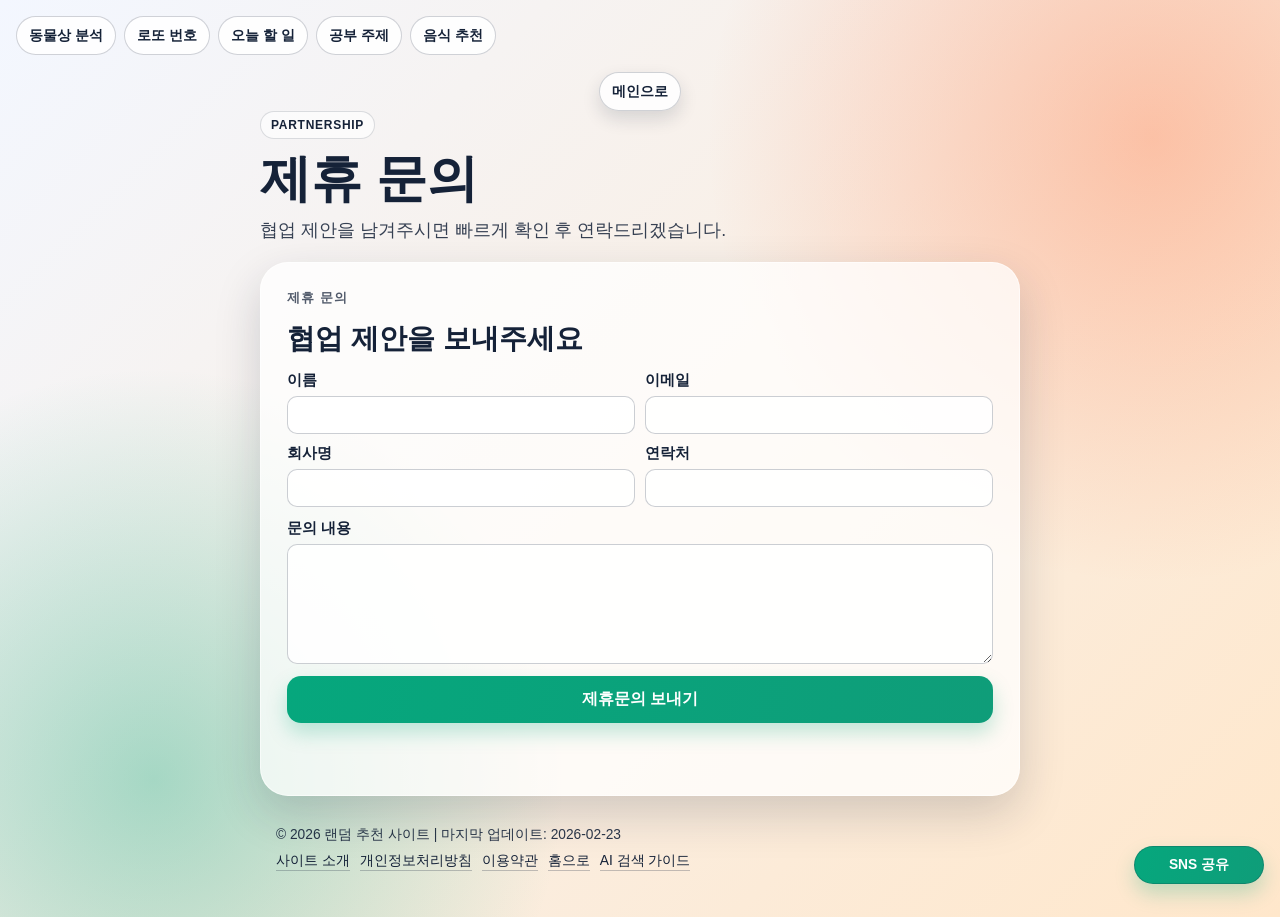
<file: partner.html>
<!doctype html>
<html lang="ko-KR">
<head>
  <meta charset="UTF-8" />
  <meta name="viewport" content="width=device-width, initial-scale=1.0" />
  <title>제휴 문의 | 랜덤 추천</title>
  <meta name="description" content="랜덤 추천 사이트 제휴 문의" />
  <meta name="google-adsense-account" content="ca-pub-5048682590613548" />
  <link rel="preconnect" href="https://fonts.googleapis.com" />
  <link rel="preconnect" href="https://fonts.gstatic.com" crossorigin />
  <link href="https://fonts.googleapis.com/css2?family=Black+Han+Sans&family=SUIT:wght@400;600;700;800&display=swap" rel="stylesheet" />
  <link href="/style.css" rel="stylesheet" />
  <link rel="icon" type="image/svg+xml" href="/favicon.svg" />
  <link rel="apple-touch-icon" href="/apple-touch-icon.png" />
  <!-- SEO:START -->
  <link rel="canonical" href="https://vive-6f4.pages.dev/partner.html" />
  <meta name="robots" content="index,follow,max-image-preview:large,max-snippet:-1,max-video-preview:-1" />
  <meta name="theme-color" content="#0f172a" />
  <meta name="application-name" content="랜덤 추천" />
  <meta name="apple-mobile-web-app-title" content="랜덤 추천" />
  <meta property="og:site_name" content="랜덤 추천" />
  <meta property="og:locale" content="ko_KR" />
  <meta property="og:type" content="website" />
  <meta property="og:title" content="제휴 문의 | 랜덤 추천" />
  <meta property="og:description" content="랜덤 추천 사이트 제휴 문의" />
  <meta property="og:url" content="https://vive-6f4.pages.dev/partner.html" />
  <meta property="og:image" content="https://vive-6f4.pages.dev/og-image.png" />
  <meta property="og:image:width" content="1200" />
  <meta property="og:image:height" content="630" />
  <meta name="twitter:card" content="summary_large_image" />
  <meta name="twitter:title" content="제휴 문의 | 랜덤 추천" />
  <meta name="twitter:description" content="랜덤 추천 사이트 제휴 문의" />
  <meta name="twitter:image" content="https://vive-6f4.pages.dev/og-image.png" />
  <link rel="manifest" href="/site.webmanifest" />
  <script type="application/ld+json">
{"@context": "https://schema.org", "@type": "WebPage", "name": "제휴 문의 | 랜덤 추천", "description": "랜덤 추천 사이트 제휴 문의", "url": "https://vive-6f4.pages.dev/partner.html", "inLanguage": "ko-KR", "isPartOf": {"@type": "WebSite", "name": "랜덤 추천", "url": "https://vive-6f4.pages.dev/"}, "dateModified": "2026-02-23"}
  </script>
  <!-- SEO:END -->
  <!-- Google tag (gtag.js) -->
  <script async src="https://www.googletagmanager.com/gtag/js?id=G-5P3TYHNJZJ"></script>
  <script>
    window.dataLayer = window.dataLayer || [];
    function gtag(){dataLayer.push(arguments);}
    gtag('js', new Date());

    gtag('config', 'G-5P3TYHNJZJ');
  </script>
  <script type="text/javascript">
    (function(c,l,a,r,i,t,y){
        c[a]=c[a]||function(){(c[a].q=c[a].q||[]).push(arguments)};
        t=l.createElement(r);t.async=1;t.src="https://www.clarity.ms/tag/"+i;
        y=l.getElementsByTagName(r)[0];y.parentNode.insertBefore(t,y);
    })(window, document, "clarity", "script", "vlq3kfzymv");
  </script>
</head>
<body>
  <nav class="top-nav" aria-label="추천 페이지 이동">
    <a class="nav-link" href="/animal-face.html">동물상 분석</a>
    <a class="nav-link" href="/">로또 번호</a>
    <a class="nav-link" href="/activity.html">오늘 할 일</a>
    <a class="nav-link" href="/study.html">공부 주제</a>
    <a class="nav-link" href="/lunch.html">음식 추천</a>
  </nav>

  <a class="top-fab partner-fab" href="/">메인으로</a>

  <main class="app">
    <header class="hero">
      <p class="badge">PARTNERSHIP</p>
      <h1>제휴 문의</h1>
      <p class="subtitle">협업 제안을 남겨주시면 빠르게 확인 후 연락드리겠습니다.</p>
    </header>

    <section class="card contact-card" aria-labelledby="partner-title">
      <p class="label">제휴 문의</p>
      <h2 id="partner-title" class="contact-title">협업 제안을 보내주세요</h2>
      <form id="partner-form" action="https://formspree.io/f/mgolnppj" method="POST">
        <div class="form-grid">
          <label>
            이름
            <input type="text" name="name" required />
          </label>
          <label>
            이메일
            <input type="email" name="email" required />
          </label>
          <label>
            회사명
            <input type="text" name="company" required />
          </label>
          <label>
            연락처
            <input type="text" name="phone" />
          </label>
        </div>
        <label>
          문의 내용
          <textarea name="message" rows="5" required></textarea>
        </label>
        <input type="hidden" name="_subject" value="[랜덤 추천 사이트] 제휴 문의" />
        <button id="partner-submit" type="submit">제휴문의 보내기</button>
        <p id="partner-status" class="partner-status" aria-live="polite"></p>
      </form>
    </section>
  </main>

  <footer class="site-footer">
    <p>© 2026 랜덤 추천 사이트 | 마지막 업데이트: 2026-02-23</p>
    <nav class="footer-links" aria-label="정책 페이지">
      <a href="/about.html">사이트 소개</a>
      <a href="/privacy.html">개인정보처리방침</a>
      <a href="/terms.html">이용약관</a>
      <a href="/">홈으로</a>
      <a href="/geo.html">AI 검색 가이드</a>
    </nav>
  </footer>

  <script defer type="text/javascript" src="/main.js"></script>
</body>
</html>
</file>
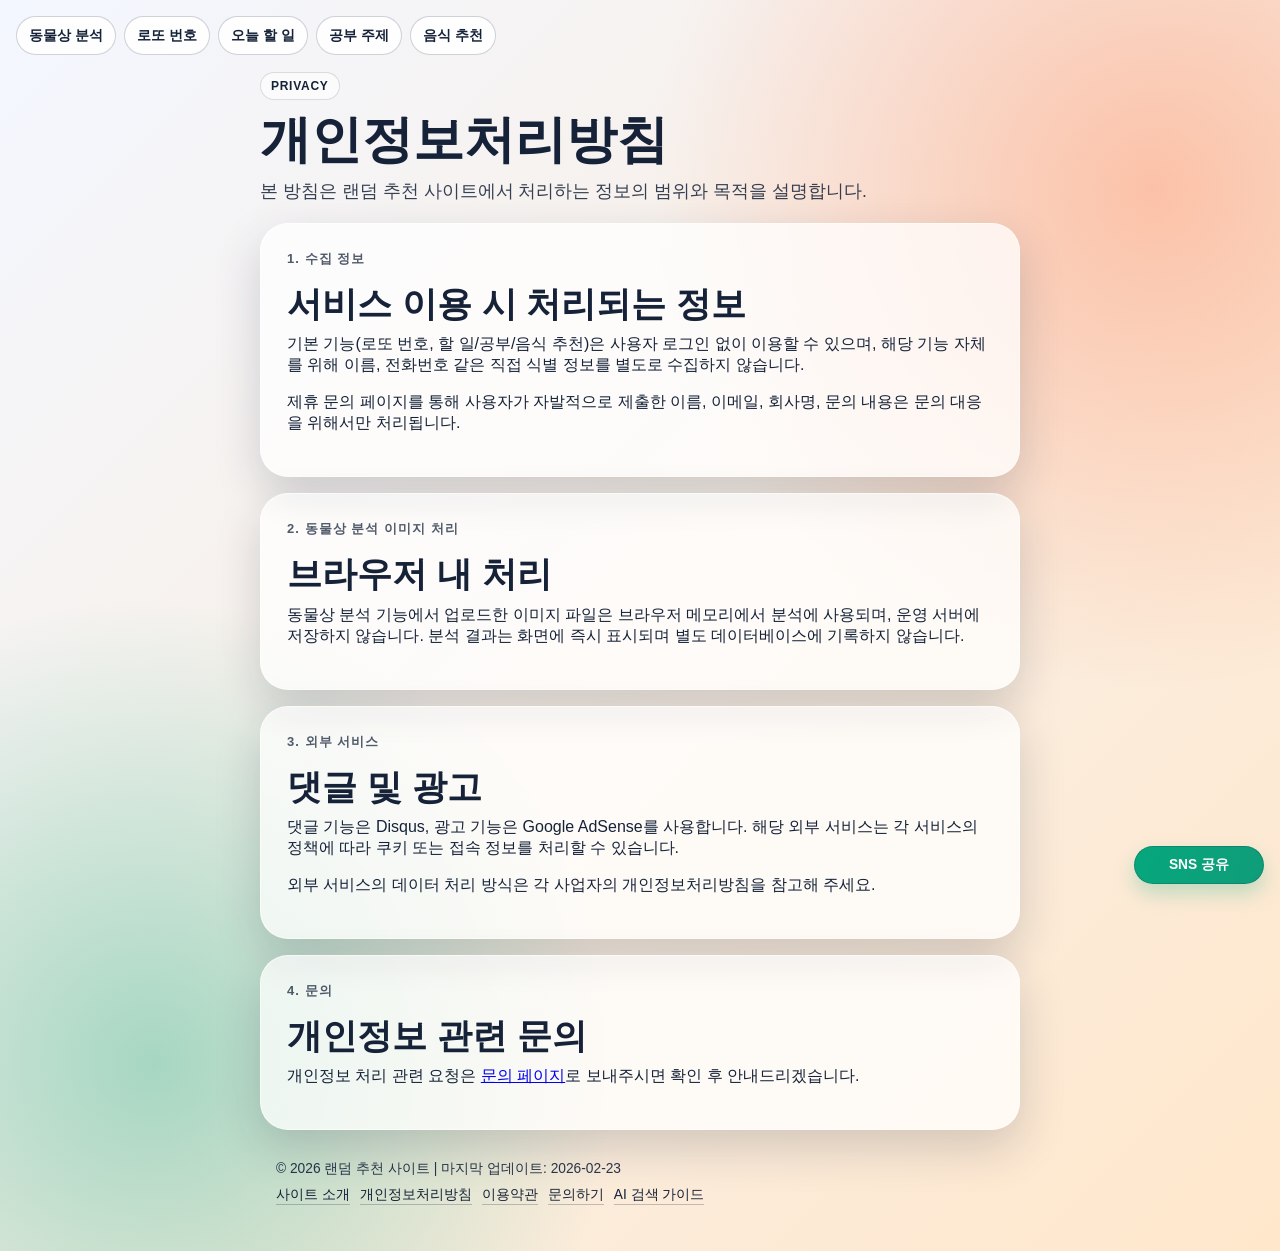
<file: privacy.html>
<!doctype html>
<html lang="ko-KR">
<head>
  <meta charset="UTF-8" />
  <meta name="viewport" content="width=device-width, initial-scale=1.0" />
  <title>개인정보처리방침 | 랜덤 추천</title>
  <meta name="description" content="랜덤 추천 사이트 개인정보처리방침" />
  <meta name="google-adsense-account" content="ca-pub-5048682590613548" />
  <link rel="preconnect" href="https://fonts.googleapis.com" />
  <link rel="preconnect" href="https://fonts.gstatic.com" crossorigin />
  <link href="https://fonts.googleapis.com/css2?family=Black+Han+Sans&family=SUIT:wght@400;600;700;800&display=swap" rel="stylesheet" />
  <link href="/style.css" rel="stylesheet" />
  <link rel="icon" type="image/svg+xml" href="/favicon.svg" />
  <link rel="apple-touch-icon" href="/apple-touch-icon.png" />
  <!-- SEO:START -->
  <link rel="canonical" href="https://vive-6f4.pages.dev/privacy.html" />
  <meta name="robots" content="index,follow,max-image-preview:large,max-snippet:-1,max-video-preview:-1" />
  <meta name="theme-color" content="#0f172a" />
  <meta name="application-name" content="랜덤 추천" />
  <meta name="apple-mobile-web-app-title" content="랜덤 추천" />
  <meta property="og:site_name" content="랜덤 추천" />
  <meta property="og:locale" content="ko_KR" />
  <meta property="og:type" content="website" />
  <meta property="og:title" content="개인정보처리방침 | 랜덤 추천" />
  <meta property="og:description" content="랜덤 추천 사이트 개인정보처리방침" />
  <meta property="og:url" content="https://vive-6f4.pages.dev/privacy.html" />
  <meta property="og:image" content="https://vive-6f4.pages.dev/og-image.png" />
  <meta property="og:image:width" content="1200" />
  <meta property="og:image:height" content="630" />
  <meta name="twitter:card" content="summary_large_image" />
  <meta name="twitter:title" content="개인정보처리방침 | 랜덤 추천" />
  <meta name="twitter:description" content="랜덤 추천 사이트 개인정보처리방침" />
  <meta name="twitter:image" content="https://vive-6f4.pages.dev/og-image.png" />
  <link rel="manifest" href="/site.webmanifest" />
  <script type="application/ld+json">
{"@context": "https://schema.org", "@type": "WebPage", "name": "개인정보처리방침 | 랜덤 추천", "description": "랜덤 추천 사이트 개인정보처리방침", "url": "https://vive-6f4.pages.dev/privacy.html", "inLanguage": "ko-KR", "isPartOf": {"@type": "WebSite", "name": "랜덤 추천", "url": "https://vive-6f4.pages.dev/"}, "dateModified": "2026-02-23"}
  </script>
  <!-- SEO:END -->
  <!-- Google tag (gtag.js) -->
  <script async src="https://www.googletagmanager.com/gtag/js?id=G-5P3TYHNJZJ"></script>
  <script>
    window.dataLayer = window.dataLayer || [];
    function gtag(){dataLayer.push(arguments);}
    gtag('js', new Date());

    gtag('config', 'G-5P3TYHNJZJ');
  </script>
  <script type="text/javascript">
    (function(c,l,a,r,i,t,y){
        c[a]=c[a]||function(){(c[a].q=c[a].q||[]).push(arguments)};
        t=l.createElement(r);t.async=1;t.src="https://www.clarity.ms/tag/"+i;
        y=l.getElementsByTagName(r)[0];y.parentNode.insertBefore(t,y);
    })(window, document, "clarity", "script", "vlq3kfzymv");
  </script>
</head>
<body>
  <nav class="top-nav" aria-label="추천 페이지 이동">
    <a class="nav-link" href="/animal-face.html">동물상 분석</a>
    <a class="nav-link" href="/">로또 번호</a>
    <a class="nav-link" href="/activity.html">오늘 할 일</a>
    <a class="nav-link" href="/study.html">공부 주제</a>
    <a class="nav-link" href="/lunch.html">음식 추천</a>
  </nav>

  <main class="app">
    <header class="hero">
      <p class="badge">PRIVACY</p>
      <h1>개인정보처리방침</h1>
      <p class="subtitle">본 방침은 랜덤 추천 사이트에서 처리하는 정보의 범위와 목적을 설명합니다.</p>
    </header>

    <section class="card info-card">
      <p class="label">1. 수집 정보</p>
      <h2>서비스 이용 시 처리되는 정보</h2>
      <p>기본 기능(로또 번호, 할 일/공부/음식 추천)은 사용자 로그인 없이 이용할 수 있으며, 해당 기능 자체를 위해 이름, 전화번호 같은 직접 식별 정보를 별도로 수집하지 않습니다.</p>
      <p>제휴 문의 페이지를 통해 사용자가 자발적으로 제출한 이름, 이메일, 회사명, 문의 내용은 문의 대응을 위해서만 처리됩니다.</p>
    </section>

    <section class="card info-card">
      <p class="label">2. 동물상 분석 이미지 처리</p>
      <h2>브라우저 내 처리</h2>
      <p>동물상 분석 기능에서 업로드한 이미지 파일은 브라우저 메모리에서 분석에 사용되며, 운영 서버에 저장하지 않습니다. 분석 결과는 화면에 즉시 표시되며 별도 데이터베이스에 기록하지 않습니다.</p>
    </section>

    <section class="card info-card">
      <p class="label">3. 외부 서비스</p>
      <h2>댓글 및 광고</h2>
      <p>댓글 기능은 Disqus, 광고 기능은 Google AdSense를 사용합니다. 해당 외부 서비스는 각 서비스의 정책에 따라 쿠키 또는 접속 정보를 처리할 수 있습니다.</p>
      <p>외부 서비스의 데이터 처리 방식은 각 사업자의 개인정보처리방침을 참고해 주세요.</p>
    </section>

    <section class="card info-card">
      <p class="label">4. 문의</p>
      <h2>개인정보 관련 문의</h2>
      <p>개인정보 처리 관련 요청은 <a href="/partner.html">문의 페이지</a>로 보내주시면 확인 후 안내드리겠습니다.</p>
    </section>
  </main>

  <footer class="site-footer">
    <p>© 2026 랜덤 추천 사이트 | 마지막 업데이트: 2026-02-23</p>
    <nav class="footer-links" aria-label="정책 페이지">
      <a href="/about.html">사이트 소개</a>
      <a href="/privacy.html">개인정보처리방침</a>
      <a href="/terms.html">이용약관</a>
      <a href="/partner.html">문의하기</a>
      <a href="/geo.html">AI 검색 가이드</a>
    </nav>
  </footer>
  <script defer type="text/javascript" src="/main.js"></script>
</body>
</html>
</file>
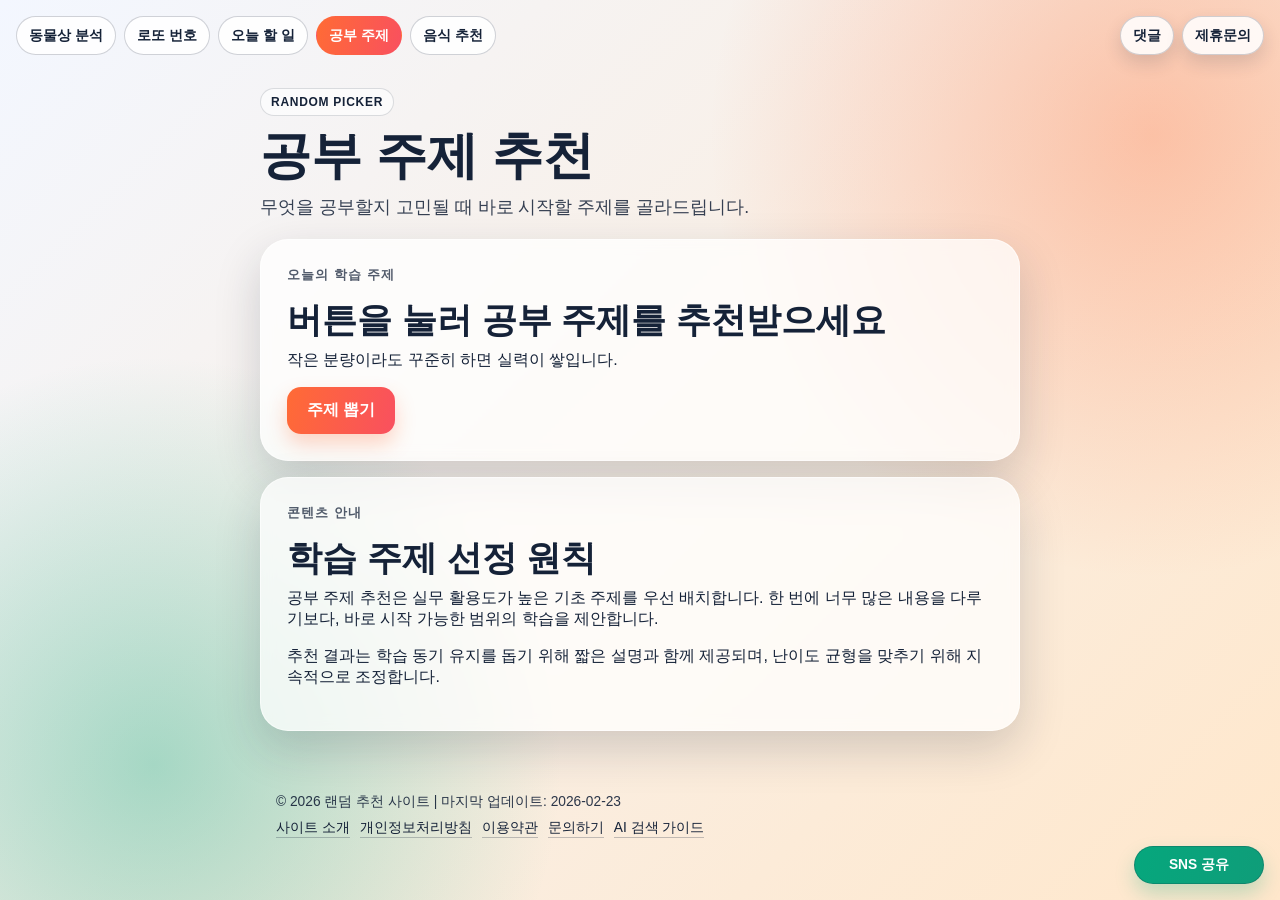
<file: study.html>
<!doctype html>
<html lang="ko-KR">
<head>
  <meta charset="UTF-8" />
  <meta name="viewport" content="width=device-width, initial-scale=1.0" />
  <title>랜덤 추천 - 공부 주제</title>
  <meta name="description" content="공부 주제 랜덤 추천" />
  <meta name="google-adsense-account" content="ca-pub-5048682590613548" />
  <script async src="https://pagead2.googlesyndication.com/pagead/js/adsbygoogle.js?client=ca-pub-5048682590613548" crossorigin="anonymous"></script>
  <link rel="preconnect" href="https://fonts.googleapis.com" />
  <link rel="preconnect" href="https://fonts.gstatic.com" crossorigin />
  <link href="https://fonts.googleapis.com/css2?family=Black+Han+Sans&family=SUIT:wght@400;600;700;800&display=swap" rel="stylesheet" />
  <link href="/style.css" rel="stylesheet" />
  <link rel="icon" type="image/svg+xml" href="/favicon.svg" />
  <link rel="apple-touch-icon" href="/apple-touch-icon.png" />
  <!-- SEO:START -->
  <link rel="canonical" href="https://vive-6f4.pages.dev/study.html" />
  <meta name="robots" content="index,follow,max-image-preview:large,max-snippet:-1,max-video-preview:-1" />
  <meta name="theme-color" content="#0f172a" />
  <meta name="application-name" content="랜덤 추천" />
  <meta name="apple-mobile-web-app-title" content="랜덤 추천" />
  <meta property="og:site_name" content="랜덤 추천" />
  <meta property="og:locale" content="ko_KR" />
  <meta property="og:type" content="website" />
  <meta property="og:title" content="랜덤 추천 - 공부 주제" />
  <meta property="og:description" content="공부 주제 랜덤 추천" />
  <meta property="og:url" content="https://vive-6f4.pages.dev/study.html" />
  <meta property="og:image" content="https://vive-6f4.pages.dev/og-image.png" />
  <meta property="og:image:width" content="1200" />
  <meta property="og:image:height" content="630" />
  <meta name="twitter:card" content="summary_large_image" />
  <meta name="twitter:title" content="랜덤 추천 - 공부 주제" />
  <meta name="twitter:description" content="공부 주제 랜덤 추천" />
  <meta name="twitter:image" content="https://vive-6f4.pages.dev/og-image.png" />
  <link rel="manifest" href="/site.webmanifest" />
  <script type="application/ld+json">
{"@context": "https://schema.org", "@type": "WebPage", "name": "랜덤 추천 - 공부 주제", "description": "공부 주제 랜덤 추천", "url": "https://vive-6f4.pages.dev/study.html", "inLanguage": "ko-KR", "isPartOf": {"@type": "WebSite", "name": "랜덤 추천", "url": "https://vive-6f4.pages.dev/"}, "dateModified": "2026-02-23"}
  </script>
  <!-- SEO:END -->
  <!-- Google tag (gtag.js) -->
  <script async src="https://www.googletagmanager.com/gtag/js?id=G-5P3TYHNJZJ"></script>
  <script>
    window.dataLayer = window.dataLayer || [];
    function gtag(){dataLayer.push(arguments);}
    gtag('js', new Date());

    gtag('config', 'G-5P3TYHNJZJ');
  </script>
  <script type="text/javascript">
    (function(c,l,a,r,i,t,y){
        c[a]=c[a]||function(){(c[a].q=c[a].q||[]).push(arguments)};
        t=l.createElement(r);t.async=1;t.src="https://www.clarity.ms/tag/"+i;
        y=l.getElementsByTagName(r)[0];y.parentNode.insertBefore(t,y);
    })(window, document, "clarity", "script", "vlq3kfzymv");
  </script>
</head>
<body>
  <nav class="top-nav" aria-label="추천 페이지 이동">
    <a class="nav-link" href="/animal-face.html">동물상 분석</a>
    <a class="nav-link" href="/">로또 번호</a>
    <a class="nav-link" href="/activity.html">오늘 할 일</a>
    <a class="nav-link active" href="/study.html">공부 주제</a>
    <a class="nav-link" href="/lunch.html">음식 추천</a>
  </nav>

  <div class="action-fabs">
    <a class="top-fab comments-fab" href="/comments.html">댓글</a>
    <a class="top-fab partner-fab" href="/partner.html">제휴문의</a>
  </div>

  <main class="app">
    <header class="hero">
      <p class="badge">RANDOM PICKER</p>
      <h1>공부 주제 추천</h1>
      <p class="subtitle">무엇을 공부할지 고민될 때 바로 시작할 주제를 골라드립니다.</p>
    </header>

    <section class="card" aria-live="polite">
      <p class="label">오늘의 학습 주제</p>
      <h2 id="study-name">버튼을 눌러 공부 주제를 추천받으세요</h2>
      <p id="study-reason">작은 분량이라도 꾸준히 하면 실력이 쌓입니다.</p>
      <button id="study-button" type="button">주제 뽑기</button>
    </section>

    <section class="card info-card">
      <p class="label">콘텐츠 안내</p>
      <h2>학습 주제 선정 원칙</h2>
      <p>공부 주제 추천은 실무 활용도가 높은 기초 주제를 우선 배치합니다. 한 번에 너무 많은 내용을 다루기보다, 바로 시작 가능한 범위의 학습을 제안합니다.</p>
      <p>추천 결과는 학습 동기 유지를 돕기 위해 짧은 설명과 함께 제공되며, 난이도 균형을 맞추기 위해 지속적으로 조정합니다.</p>
    </section>
  </main>

  <footer class="site-footer">
    <p>© 2026 랜덤 추천 사이트 | 마지막 업데이트: 2026-02-23</p>
    <nav class="footer-links" aria-label="정책 페이지">
      <a href="/about.html">사이트 소개</a>
      <a href="/privacy.html">개인정보처리방침</a>
      <a href="/terms.html">이용약관</a>
      <a href="/partner.html">문의하기</a>
      <a href="/geo.html">AI 검색 가이드</a>
    </nav>
  </footer>

  <script defer type="text/javascript" src="/main.js"></script>
</body>
</html>
</file>
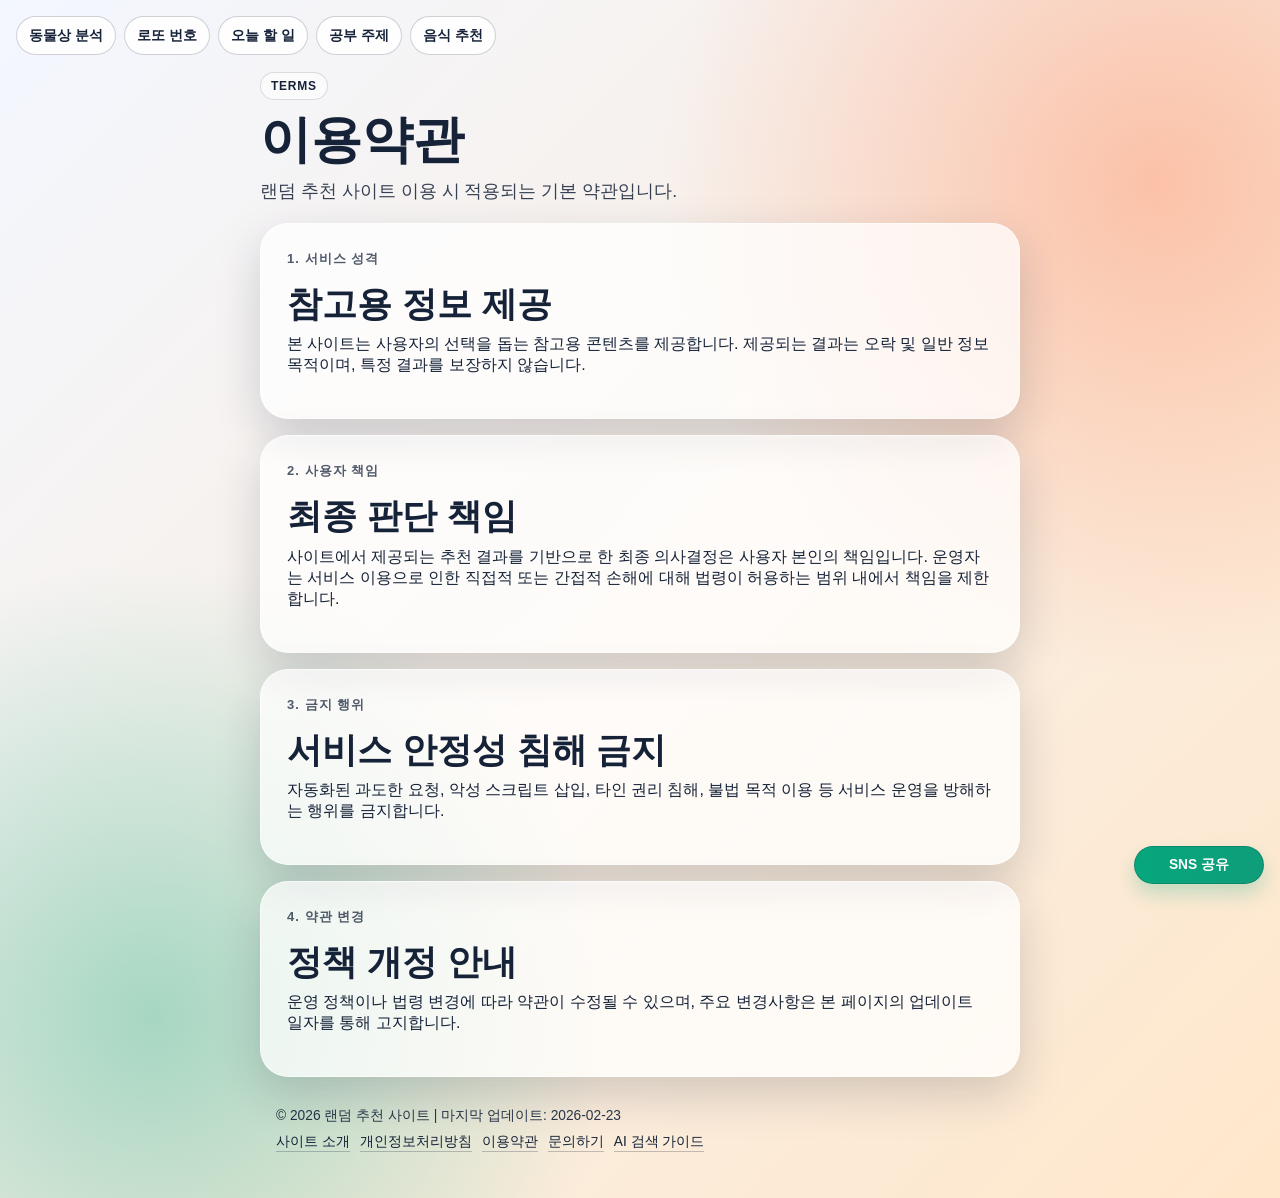
<file: terms.html>
<!doctype html>
<html lang="ko-KR">
<head>
  <meta charset="UTF-8" />
  <meta name="viewport" content="width=device-width, initial-scale=1.0" />
  <title>이용약관 | 랜덤 추천</title>
  <meta name="description" content="랜덤 추천 사이트 이용약관" />
  <meta name="google-adsense-account" content="ca-pub-5048682590613548" />
  <link rel="preconnect" href="https://fonts.googleapis.com" />
  <link rel="preconnect" href="https://fonts.gstatic.com" crossorigin />
  <link href="https://fonts.googleapis.com/css2?family=Black+Han+Sans&family=SUIT:wght@400;600;700;800&display=swap" rel="stylesheet" />
  <link href="/style.css" rel="stylesheet" />
  <link rel="icon" type="image/svg+xml" href="/favicon.svg" />
  <link rel="apple-touch-icon" href="/apple-touch-icon.png" />
  <!-- SEO:START -->
  <link rel="canonical" href="https://vive-6f4.pages.dev/terms.html" />
  <meta name="robots" content="index,follow,max-image-preview:large,max-snippet:-1,max-video-preview:-1" />
  <meta name="theme-color" content="#0f172a" />
  <meta name="application-name" content="랜덤 추천" />
  <meta name="apple-mobile-web-app-title" content="랜덤 추천" />
  <meta property="og:site_name" content="랜덤 추천" />
  <meta property="og:locale" content="ko_KR" />
  <meta property="og:type" content="website" />
  <meta property="og:title" content="이용약관 | 랜덤 추천" />
  <meta property="og:description" content="랜덤 추천 사이트 이용약관" />
  <meta property="og:url" content="https://vive-6f4.pages.dev/terms.html" />
  <meta property="og:image" content="https://vive-6f4.pages.dev/og-image.png" />
  <meta property="og:image:width" content="1200" />
  <meta property="og:image:height" content="630" />
  <meta name="twitter:card" content="summary_large_image" />
  <meta name="twitter:title" content="이용약관 | 랜덤 추천" />
  <meta name="twitter:description" content="랜덤 추천 사이트 이용약관" />
  <meta name="twitter:image" content="https://vive-6f4.pages.dev/og-image.png" />
  <link rel="manifest" href="/site.webmanifest" />
  <script type="application/ld+json">
{"@context": "https://schema.org", "@type": "WebPage", "name": "이용약관 | 랜덤 추천", "description": "랜덤 추천 사이트 이용약관", "url": "https://vive-6f4.pages.dev/terms.html", "inLanguage": "ko-KR", "isPartOf": {"@type": "WebSite", "name": "랜덤 추천", "url": "https://vive-6f4.pages.dev/"}, "dateModified": "2026-02-23"}
  </script>
  <!-- SEO:END -->
  <!-- Google tag (gtag.js) -->
  <script async src="https://www.googletagmanager.com/gtag/js?id=G-5P3TYHNJZJ"></script>
  <script>
    window.dataLayer = window.dataLayer || [];
    function gtag(){dataLayer.push(arguments);}
    gtag('js', new Date());

    gtag('config', 'G-5P3TYHNJZJ');
  </script>
  <script type="text/javascript">
    (function(c,l,a,r,i,t,y){
        c[a]=c[a]||function(){(c[a].q=c[a].q||[]).push(arguments)};
        t=l.createElement(r);t.async=1;t.src="https://www.clarity.ms/tag/"+i;
        y=l.getElementsByTagName(r)[0];y.parentNode.insertBefore(t,y);
    })(window, document, "clarity", "script", "vlq3kfzymv");
  </script>
</head>
<body>
  <nav class="top-nav" aria-label="추천 페이지 이동">
    <a class="nav-link" href="/animal-face.html">동물상 분석</a>
    <a class="nav-link" href="/">로또 번호</a>
    <a class="nav-link" href="/activity.html">오늘 할 일</a>
    <a class="nav-link" href="/study.html">공부 주제</a>
    <a class="nav-link" href="/lunch.html">음식 추천</a>
  </nav>

  <main class="app">
    <header class="hero">
      <p class="badge">TERMS</p>
      <h1>이용약관</h1>
      <p class="subtitle">랜덤 추천 사이트 이용 시 적용되는 기본 약관입니다.</p>
    </header>

    <section class="card info-card">
      <p class="label">1. 서비스 성격</p>
      <h2>참고용 정보 제공</h2>
      <p>본 사이트는 사용자의 선택을 돕는 참고용 콘텐츠를 제공합니다. 제공되는 결과는 오락 및 일반 정보 목적이며, 특정 결과를 보장하지 않습니다.</p>
    </section>

    <section class="card info-card">
      <p class="label">2. 사용자 책임</p>
      <h2>최종 판단 책임</h2>
      <p>사이트에서 제공되는 추천 결과를 기반으로 한 최종 의사결정은 사용자 본인의 책임입니다. 운영자는 서비스 이용으로 인한 직접적 또는 간접적 손해에 대해 법령이 허용하는 범위 내에서 책임을 제한합니다.</p>
    </section>

    <section class="card info-card">
      <p class="label">3. 금지 행위</p>
      <h2>서비스 안정성 침해 금지</h2>
      <p>자동화된 과도한 요청, 악성 스크립트 삽입, 타인 권리 침해, 불법 목적 이용 등 서비스 운영을 방해하는 행위를 금지합니다.</p>
    </section>

    <section class="card info-card">
      <p class="label">4. 약관 변경</p>
      <h2>정책 개정 안내</h2>
      <p>운영 정책이나 법령 변경에 따라 약관이 수정될 수 있으며, 주요 변경사항은 본 페이지의 업데이트 일자를 통해 고지합니다.</p>
    </section>
  </main>

  <footer class="site-footer">
    <p>© 2026 랜덤 추천 사이트 | 마지막 업데이트: 2026-02-23</p>
    <nav class="footer-links" aria-label="정책 페이지">
      <a href="/about.html">사이트 소개</a>
      <a href="/privacy.html">개인정보처리방침</a>
      <a href="/terms.html">이용약관</a>
      <a href="/partner.html">문의하기</a>
      <a href="/geo.html">AI 검색 가이드</a>
    </nav>
  </footer>
  <script defer type="text/javascript" src="/main.js"></script>
</body>
</html>
</file>
<file: style.css>
:root {
  --bg-a: #f3f7ff;
  --bg-b: #ffe7cb;
  --ink: #152238;
  --accent: #ff6b35;
  --accent-2: #06a77d;
  --card: rgba(255, 255, 255, 0.74);
  --shadow: 0 18px 46px rgba(21, 34, 56, 0.18);
}

* {
  box-sizing: border-box;
}

body {
  margin: 0;
  min-height: 100vh;
  font-family: "SUIT", "Apple SD Gothic Neo", "Noto Sans KR", sans-serif;
  color: var(--ink);
  background:
    radial-gradient(circle at 90% 15%, rgba(255, 107, 53, 0.34), transparent 32%),
    radial-gradient(circle at 12% 85%, rgba(6, 167, 125, 0.34), transparent 30%),
    linear-gradient(135deg, var(--bg-a), var(--bg-b));
  display: grid;
  place-items: center;
  padding: 72px 24px 24px;
}

.top-nav {
  position: fixed;
  top: 16px;
  left: 16px;
  z-index: 30;
  display: flex;
  gap: 8px;
  flex-wrap: wrap;
}

.nav-link {
  text-decoration: none;
  border-radius: 999px;
  border: 1px solid rgba(21, 34, 56, 0.2);
  background: rgba(255, 255, 255, 0.86);
  color: var(--ink);
  font-size: 0.88rem;
  font-weight: 800;
  padding: 9px 12px;
  transition: transform 120ms ease, background-color 120ms ease, color 120ms ease;
}

.nav-link:hover {
  transform: translateY(-1px);
}

.nav-link.active {
  background: linear-gradient(105deg, var(--accent), #f9505f);
  border-color: transparent;
  color: #fff;
}

.action-fabs {
  position: fixed;
  top: 16px;
  right: 16px;
  z-index: 30;
  display: flex;
  gap: 8px;
}

.top-fab {
  text-decoration: none;
  border-radius: 999px;
  border: 1px solid rgba(21, 34, 56, 0.2);
  background: rgba(255, 255, 255, 0.86);
  color: var(--ink);
  font-size: 0.88rem;
  font-weight: 800;
  padding: 9px 12px;
  box-shadow: 0 8px 18px rgba(21, 34, 56, 0.14);
}

.share-widget {
  position: fixed;
  right: 16px;
  bottom: 16px;
  z-index: 35;
}

.share-trigger {
  all: unset;
  display: inline-flex;
  align-items: center;
  justify-content: center;
  min-width: 104px;
  border-radius: 999px;
  border: 1px solid rgba(21, 34, 56, 0.2);
  background: linear-gradient(105deg, var(--accent-2), #0f9d79);
  color: #fff;
  font-size: 0.86rem;
  font-weight: 800;
  line-height: 1;
  padding: 11px 12px;
  box-shadow: 0 10px 20px rgba(6, 167, 125, 0.24);
  cursor: pointer;
}

.share-trigger:hover {
  transform: translateY(-1px);
  filter: saturate(1.05);
}

.share-menu {
  position: absolute;
  right: 0;
  bottom: calc(100% + 8px);
  display: grid;
  min-width: 144px;
  padding: 6px;
  border-radius: 14px;
  border: 1px solid rgba(21, 34, 56, 0.14);
  background: rgba(255, 255, 255, 0.96);
  box-shadow: 0 14px 32px rgba(21, 34, 56, 0.16);
}

.share-menu[hidden] {
  display: none;
}

.share-link {
  all: unset;
  cursor: pointer;
  color: var(--ink);
  font-size: 0.88rem;
  font-weight: 700;
  text-align: left;
  border-radius: 10px;
  padding: 8px 10px;
}

.share-link:hover {
  background: rgba(21, 34, 56, 0.08);
}

.app {
  width: min(760px, 100%);
  animation: enter 520ms ease-out both;
}

.hero {
  margin-bottom: 20px;
}

.badge {
  display: inline-block;
  margin: 0 0 12px;
  padding: 6px 10px;
  border-radius: 999px;
  background: rgba(255, 255, 255, 0.62);
  border: 1px solid rgba(21, 34, 56, 0.15);
  font-size: 12px;
  font-weight: 800;
  letter-spacing: 0.06em;
}

h1 {
  margin: 0;
  line-height: 1.08;
  font-family: "SUIT", "Apple SD Gothic Neo", "Noto Sans KR", sans-serif;
  font-weight: 600;
  font-size: clamp(2rem, 7vw, 3.2rem);
}

.subtitle {
  margin: 12px 0 0;
  font-size: clamp(1rem, 1.9vw, 1.1rem);
  opacity: 0.85;
}

.card {
  backdrop-filter: blur(7px);
  background: var(--card);
  border: 1px solid rgba(255, 255, 255, 0.55);
  border-radius: 28px;
  box-shadow: var(--shadow);
  padding: 26px;
}

.label {
  margin: 0;
  font-size: 13px;
  font-weight: 800;
  letter-spacing: 0.08em;
  text-transform: uppercase;
  opacity: 0.74;
}

h2 {
  margin: 10px 0;
  font-size: clamp(1.6rem, 4vw, 2.2rem);
  line-height: 1.14;
}

.card p {
  margin: 0 0 16px;
}

.info-card {
  margin-top: 16px;
}

button {
  border: 0;
  border-radius: 14px;
  padding: 13px 20px;
  font-size: 1rem;
  font-weight: 800;
  cursor: pointer;
  color: #fff;
  background: linear-gradient(105deg, var(--accent), #f9505f);
  transition: transform 120ms ease, filter 120ms ease;
  box-shadow: 0 10px 20px rgba(255, 107, 53, 0.28);
}

button:hover {
  transform: translateY(-1px);
  filter: saturate(1.05);
}

.lotto-balls {
  display: flex;
  flex-wrap: wrap;
  gap: 10px;
  margin: 12px 0;
}

.filters {
  display: flex;
  flex-wrap: wrap;
  gap: 8px;
  margin: 12px 0 10px;
}

.food-filter {
  border: 1px solid rgba(21, 34, 56, 0.2);
  background: rgba(255, 255, 255, 0.7);
  color: var(--ink);
  border-radius: 999px;
  padding: 8px 12px;
  font-size: 0.9rem;
  font-weight: 700;
  cursor: pointer;
  transition: transform 120ms ease, background-color 120ms ease, color 120ms ease;
}

.food-filter:hover {
  transform: translateY(-1px);
}

.food-filter.active {
  background: linear-gradient(105deg, var(--accent), #f9505f);
  border-color: transparent;
  color: #fff;
}

.lotto-ball {
  width: 48px;
  height: 48px;
  border-radius: 999px;
  display: grid;
  place-items: center;
  background: rgba(255, 255, 255, 0.92);
  border: 1px solid rgba(21, 34, 56, 0.2);
  font-weight: 800;
}

.bonus-line {
  margin-bottom: 16px;
  font-size: 1rem;
}

.contact-card {
  margin-top: 16px;
}

.contact-title {
  margin: 10px 0 16px;
  font-size: clamp(1.35rem, 2.5vw, 1.75rem);
}

#partner-form {
  display: grid;
  gap: 12px;
}

.form-grid {
  display: grid;
  grid-template-columns: repeat(2, minmax(0, 1fr));
  gap: 10px;
}

#partner-form label {
  display: grid;
  gap: 6px;
  font-size: 0.92rem;
  font-weight: 600;
}

#partner-form input,
#partner-form textarea {
  width: 100%;
  border: 1px solid rgba(21, 34, 56, 0.22);
  border-radius: 10px;
  padding: 10px 12px;
  font: inherit;
  background: rgba(255, 255, 255, 0.86);
  color: var(--ink);
}

#partner-form textarea {
  resize: vertical;
  min-height: 120px;
}

#partner-submit {
  background: linear-gradient(105deg, var(--accent-2), #0f9d79);
  box-shadow: 0 10px 20px rgba(6, 167, 125, 0.25);
}

#partner-submit:disabled {
  opacity: 0.7;
  cursor: wait;
}

.partner-status {
  margin: 2px 0 0;
  min-height: 1.2em;
  font-size: 0.92rem;
}

.animal-status {
  margin: 12px 0 14px;
  font-size: 0.95rem;
  opacity: 0.9;
}

#animal-file {
  display: block;
  margin-top: 8px;
  margin-bottom: 10px;
}

#animal-predict {
  margin-bottom: 0;
}

.preview-container {
  width: 260px;
  max-width: 100%;
  min-height: 260px;
  border-radius: 18px;
  overflow: hidden;
  border: 1px solid rgba(21, 34, 56, 0.2);
  background: rgba(255, 255, 255, 0.75);
  display: grid;
  place-items: center;
}

.preview-image {
  width: 100%;
  height: auto;
  display: block;
  object-fit: cover;
}

.preview-image:not([src]),
.preview-image[src=""] {
  display: none;
}

.prediction-list {
  margin-top: 14px;
  display: grid;
  gap: 8px;
}

.prediction-row {
  border-radius: 10px;
  border: 1px solid rgba(21, 34, 56, 0.18);
  background: rgba(255, 255, 255, 0.78);
  padding: 9px 10px;
}

.prediction-row.top {
  border-color: rgba(255, 107, 53, 0.5);
}

.prediction-text {
  font-size: 0.95rem;
  font-weight: 700;
  margin-bottom: 7px;
}

.prediction-bar {
  height: 10px;
  border-radius: 999px;
  background: rgba(21, 34, 56, 0.12);
  overflow: hidden;
}

.prediction-fill {
  height: 100%;
  width: 0;
  border-radius: inherit;
  background: linear-gradient(105deg, var(--accent), #f9505f);
  transition: width 220ms ease;
}

.prediction-row.top .prediction-fill {
  background: linear-gradient(105deg, var(--accent-2), #0f9d79);
}

.site-footer {
  width: min(760px, 100%);
  margin-top: 16px;
  padding: 14px 16px 22px;
  color: rgba(21, 34, 56, 0.9);
  font-size: 0.86rem;
}

.site-footer p {
  margin: 0 0 8px;
}

.footer-links {
  display: flex;
  flex-wrap: wrap;
  gap: 10px;
}

.footer-links a {
  color: var(--ink);
  text-decoration: none;
  border-bottom: 1px solid rgba(21, 34, 56, 0.25);
}

@keyframes enter {
  from {
    opacity: 0;
    transform: translateY(14px);
  }
  to {
    opacity: 1;
    transform: translateY(0);
  }
}

@media (max-width: 700px) {
  body {
    padding: 78px 16px 16px;
  }

  .top-nav {
    top: 10px;
    left: 10px;
    gap: 6px;
  }

  .action-fabs {
    top: 10px;
    right: 10px;
  }

  .share-widget {
    right: 10px;
    bottom: 10px;
  }

  .share-trigger {
    min-width: 98px;
    padding: 10px 11px;
  }

  .share-trigger,
  .share-link {
    width: auto;
  }

  .card {
    padding: 22px;
    border-radius: 22px;
  }

  button {
    width: 100%;
  }

  .form-grid {
    grid-template-columns: 1fr;
  }
}
</file>
